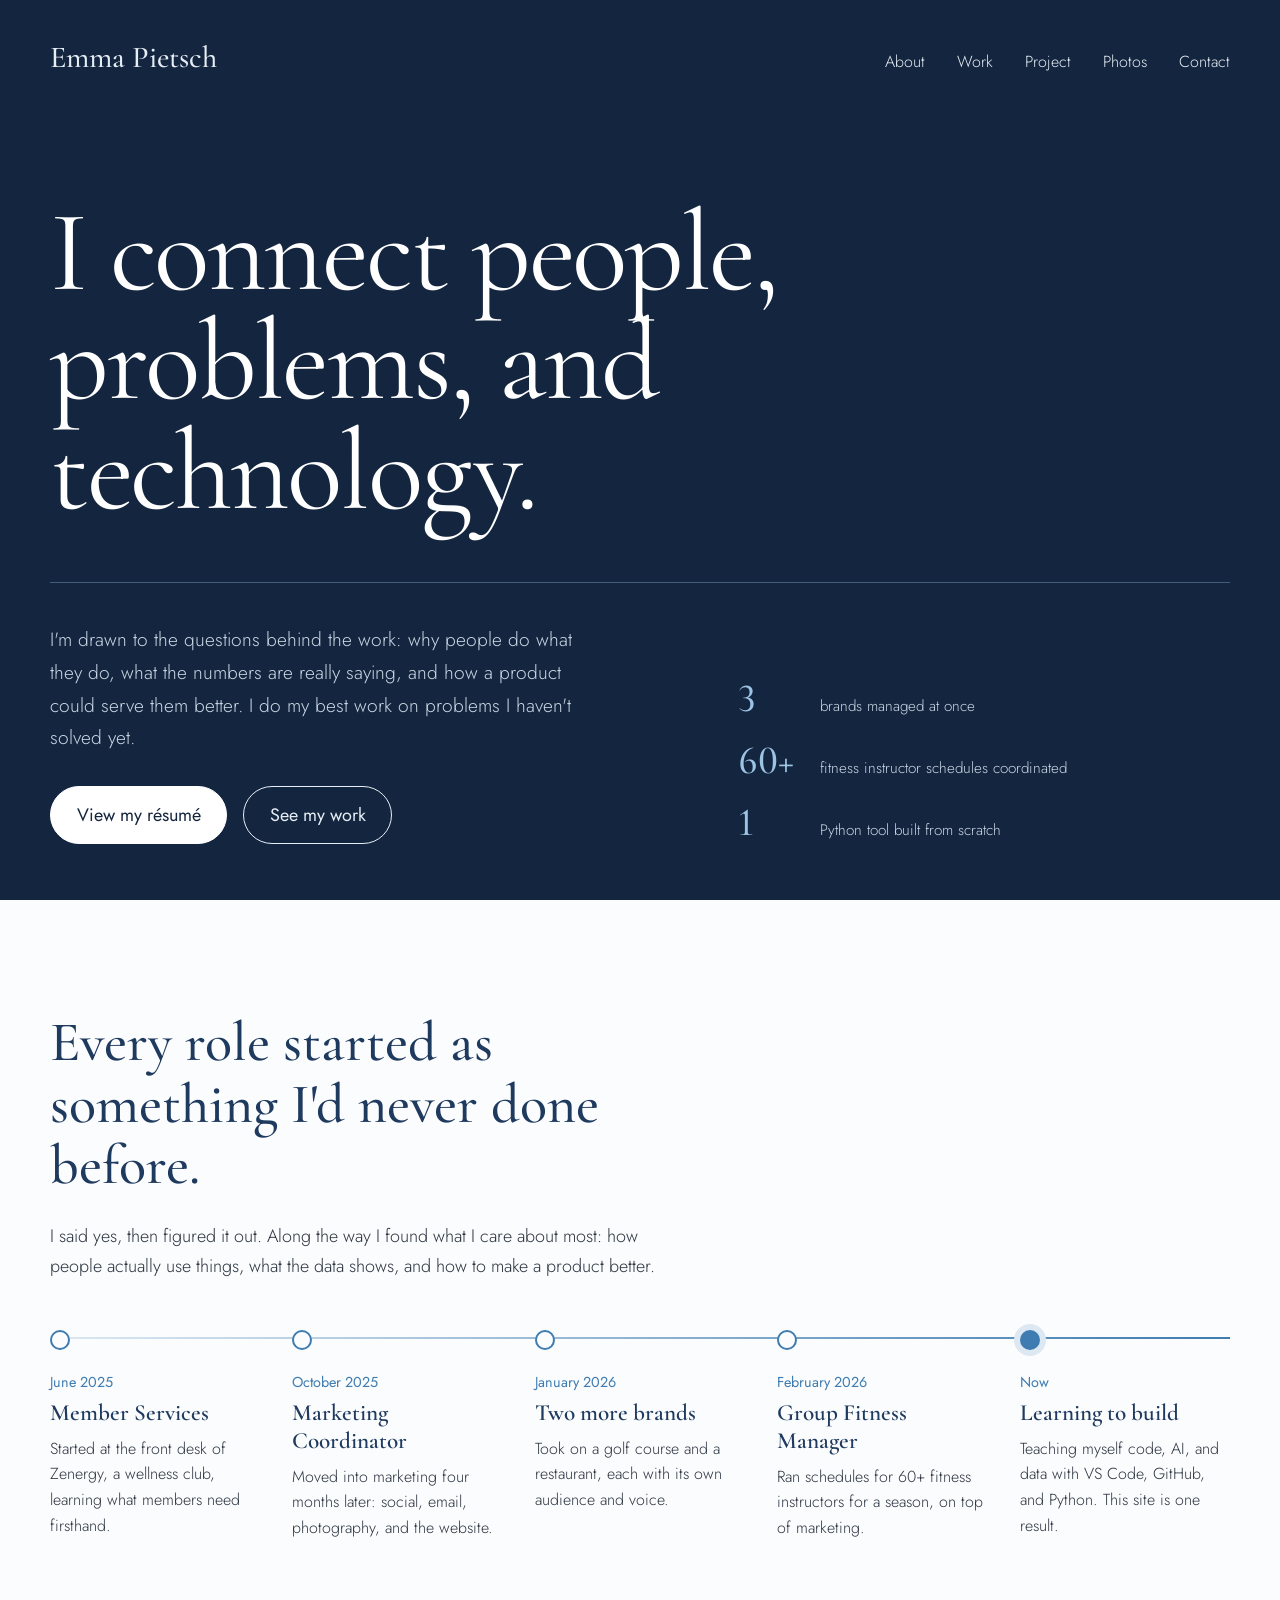
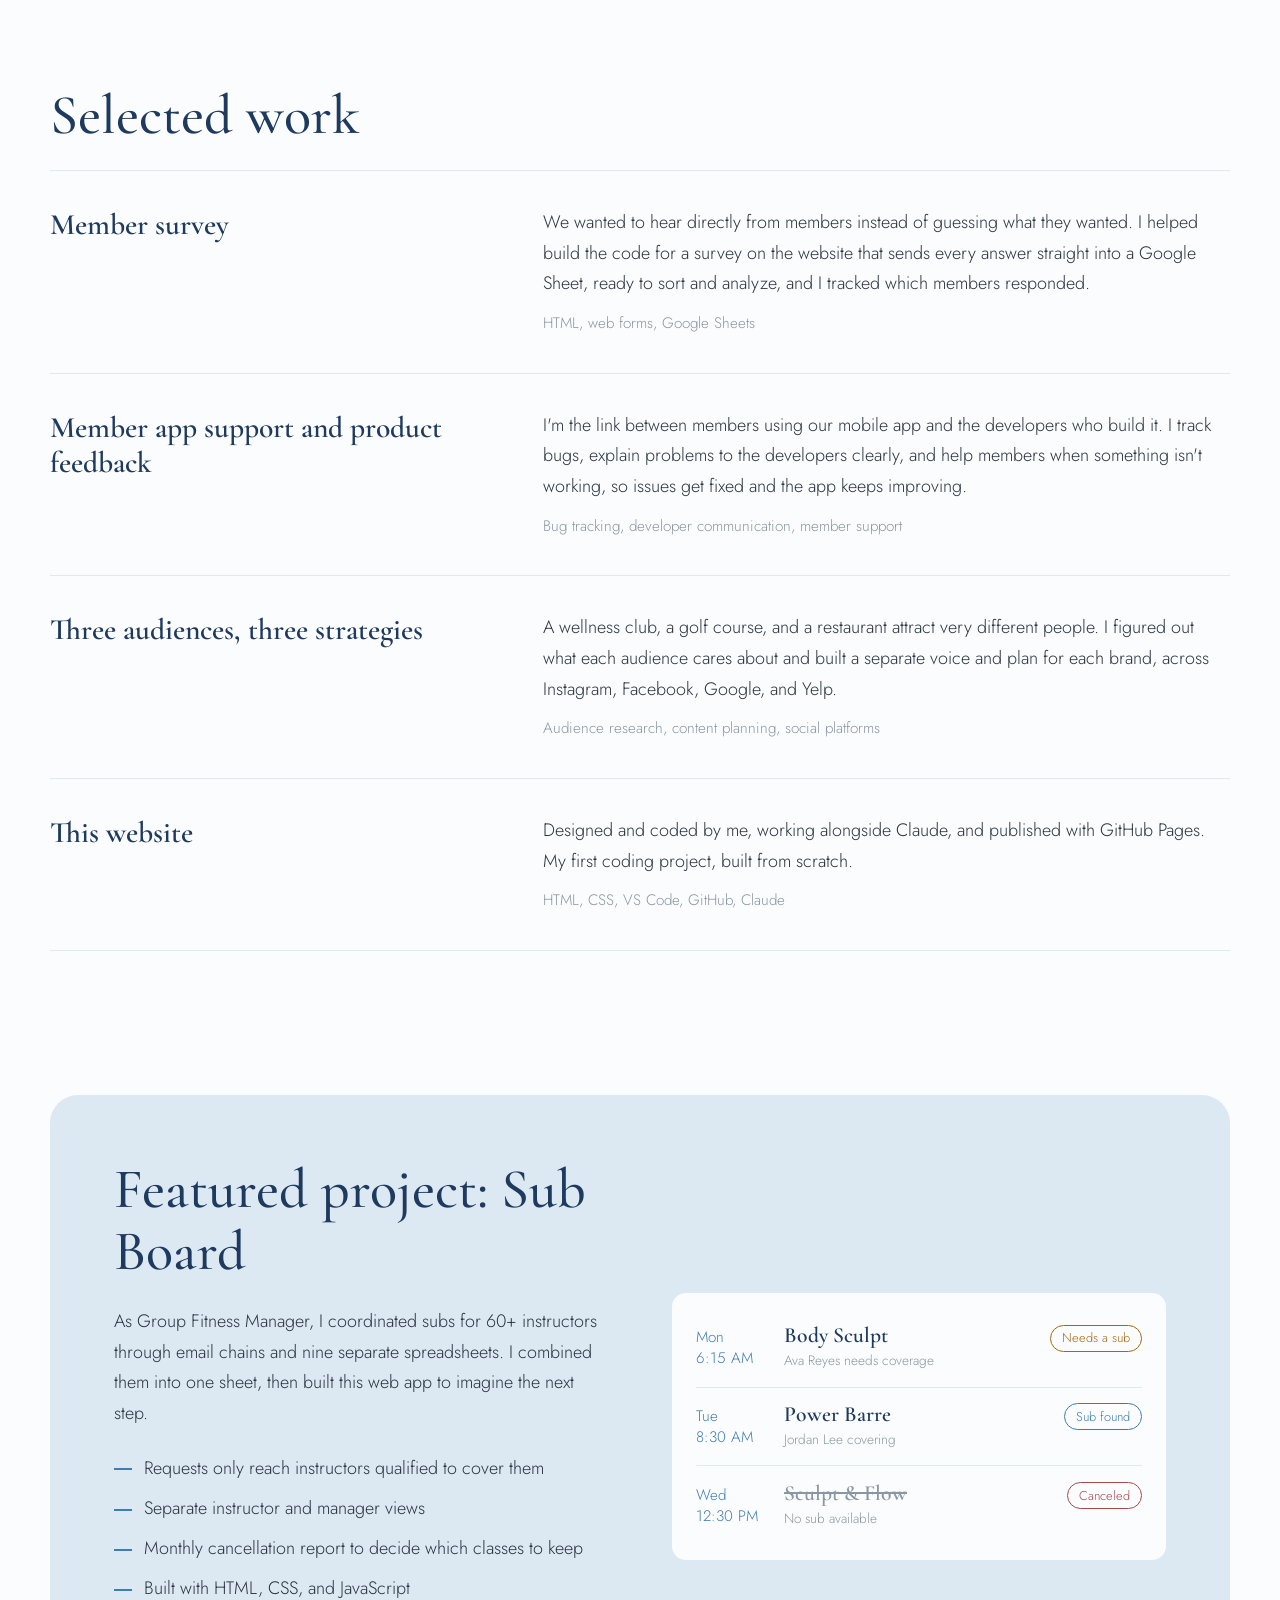
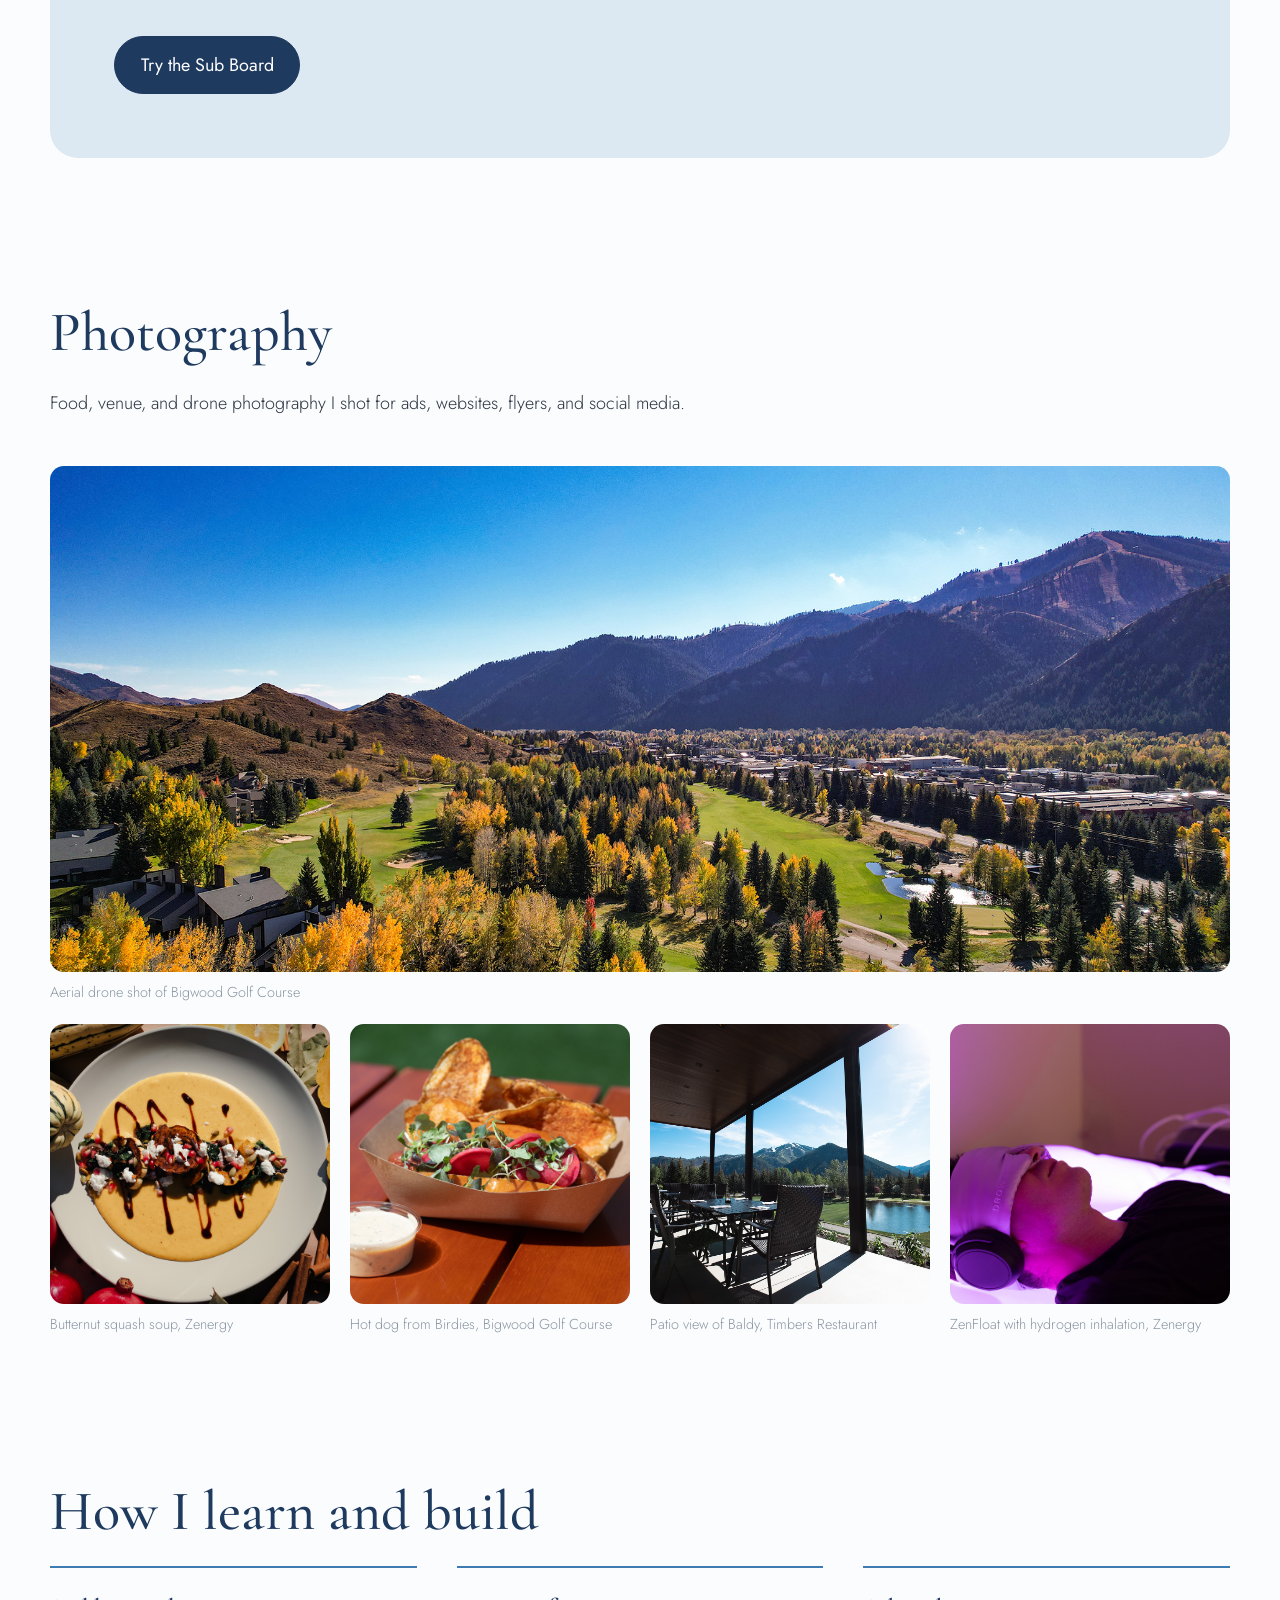
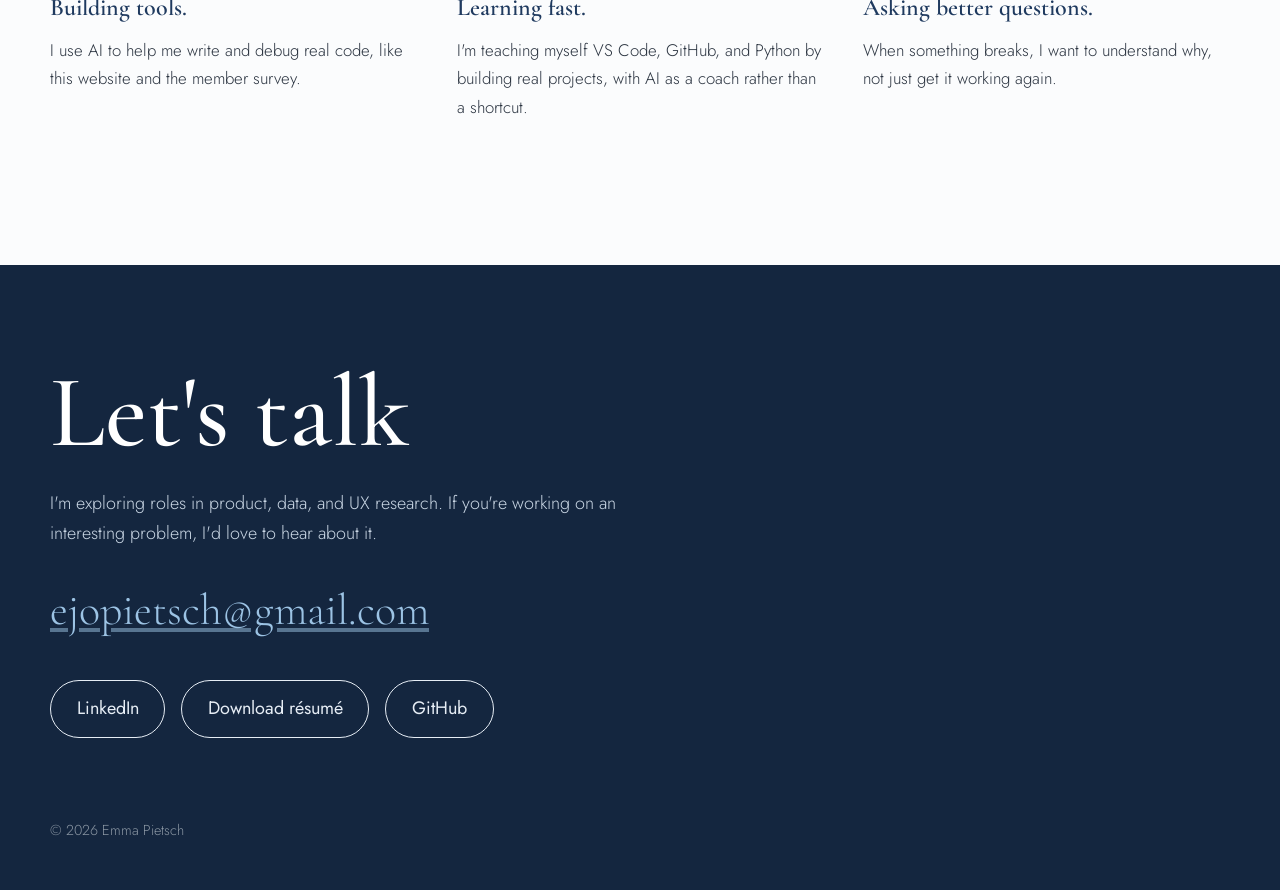
<file: index.html>
<!DOCTYPE html>
<html lang="en">
<head>
  <meta charset="UTF-8">
  <meta name="viewport" content="width=device-width, initial-scale=1">
  <title>Emma Pietsch | People, Problems & Technology</title>
  <link rel="preconnect" href="https://fonts.googleapis.com">
  <link rel="preconnect" href="https://fonts.gstatic.com" crossorigin>
  <link href="https://fonts.googleapis.com/css2?family=Cormorant+Garamond:ital,wght@0,400;0,500;0,600;1,400&family=Jost:wght@300;400;500&display=swap" rel="stylesheet">
  <link rel="stylesheet" href="style.css">
</head>
<body>

  <!-- The dark opening screen: navigation, headline, and quick facts -->
  <header class="hero">
    <nav>
      <a class="name" href="#">Emma Pietsch</a>
      <ul>
        <li><a href="#about">About</a></li>
        <li><a href="#work">Work</a></li>
        <li><a href="#project">Project</a></li>
        <li><a href="#photos">Photos</a></li>
        <li><a href="#contact">Contact</a></li>
      </ul>
    </nav>

    <div class="hero-text">
      <h1>I connect people, problems, and technology.</h1>
      <div class="hero-bottom">
        <div>
          <p>I'm drawn to the questions behind the work: why people do what they do, what the numbers are really saying, and how a product could serve them better. I do my best work on problems I haven't solved yet.</p>
          <div class="actions">
            <a class="btn primary" href="resume.pdf">View my résumé</a>
            <a class="btn" href="#work">See my work</a>
          </div>
        </div>
        <ul class="proof">
          <li><strong>3</strong> brands managed at once</li>
          <li><strong>60+</strong> fitness instructor schedules coordinated</li>
          <li><strong>1</strong> Python tool built from scratch</li>
        </ul>
      </div>
    </div>
  </header>

  <!-- About: a short intro, then a timeline of every role I said yes to -->
  <section class="about" id="about">
    <h2>Every role started as something I'd never done before.</h2>
    <p class="section-intro">I said yes, then figured it out. Along the way I found what I care about most: how people actually use things, what the data shows, and how to make a product better.</p>

    <ol class="timeline">
      <li>
        <span class="when">June 2025</span>
        <h3>Member Services</h3>
        <p>Started at the front desk of Zenergy, a wellness club, learning what members need firsthand.</p>
      </li>
      <li>
        <span class="when">October 2025</span>
        <h3>Marketing Coordinator</h3>
        <p>Moved into marketing four months later: social, email, photography, and the website.</p>
      </li>
      <li>
        <span class="when">January 2026</span>
        <h3>Two more brands</h3>
        <p>Took on a golf course and a restaurant, each with its own audience and voice.</p>
      </li>
      <li>
        <span class="when">February 2026</span>
        <h3>Group Fitness Manager</h3>
        <p>Ran schedules for 60+ fitness instructors for a season, on top of marketing.</p>
      </li>
      <li class="now">
        <span class="when">Now</span>
        <h3>Learning to build</h3>
        <p>Teaching myself code, AI, and data with VS Code, GitHub, and Python. This site is one result.</p>
      </li>
    </ol>
  </section>

  <section id="work">
    <h2>Selected work</h2>
    <div class="work-list">
      <article class="work-item">
        <h3>Member survey</h3>
        <div>
          <p>We wanted to hear directly from members instead of guessing what they wanted. I helped build the code for a survey on the website that sends every answer straight into a Google Sheet, ready to sort and analyze, and I tracked which members responded.</p>
          <!-- Add a real result if you have one, e.g. <p class="result">142 responses in two weeks</p> -->
          <p class="tools">HTML, web forms, Google Sheets</p>
        </div>
      </article>
      <article class="work-item">
        <h3>Member app support and product feedback</h3>
        <div>
          <p>I'm the link between members using our mobile app and the developers who build it. I track bugs, explain problems to the developers clearly, and help members when something isn't working, so issues get fixed and the app keeps improving.</p>
          <p class="tools">Bug tracking, developer communication, member support</p>
        </div>
      </article>
      <article class="work-item">
        <h3>Three audiences, three strategies</h3>
        <div>
          <p>A wellness club, a golf course, and a restaurant attract very different people. I figured out what each audience cares about and built a separate voice and plan for each brand, across Instagram, Facebook, Google, and Yelp.</p>
          <!-- Add a real result if you have one, e.g. <p class="result">Followers up 30% in 6 months</p> -->
          <p class="tools">Audience research, content planning, social platforms</p>
        </div>
      </article>
      <article class="work-item">
        <h3>This website</h3>
        <div>
          <p>Designed and coded by me, working alongside Claude, and published with GitHub Pages. My first coding project, built from scratch.</p>
          <p class="tools">HTML, CSS, VS Code, GitHub, Claude</p>
        </div>
      </article>
    </div>
  </section>
  
  <section id="project" class="project">
    <div class="feature">
      <div>
        <h2>Featured project: Sub Board</h2>
        <p>As Group Fitness Manager, I coordinated subs for 60+ instructors through email chains and nine separate spreadsheets. I combined them into one sheet, then built this web app to imagine the next step.</p>
        <ul class="steps">
          <li>Requests only reach instructors qualified to cover them</li>
          <li>Separate instructor and manager views</li>
          <li>Monthly cancellation report to decide which classes to keep</li>
          <li>Built with HTML, CSS, and JavaScript</li>
        </ul>
        <div class="actions">
          <a class="btn primary" href="sub-board">Try the Sub Board</a>
        </div>
      </div>
      <div class="board-preview" aria-hidden="true">
        <div class="preview-row">
          <span class="when">Mon<br>6:15 AM</span>
          <span><span class="cls">Body Sculpt</span><span class="who">Ava Reyes needs coverage</span></span>
          <span class="pill open">Needs a sub</span>
        </div>
        <div class="preview-row">
          <span class="when">Tue<br>8:30 AM</span>
          <span><span class="cls">Power Barre</span><span class="who">Jordan Lee covering</span></span>
          <span class="pill filled">Sub found</span>
        </div>
        <div class="preview-row canceled">
          <span class="when">Wed<br>12:30 PM</span>
          <span><span class="cls">Sculpt &amp; Flow</span><span class="who">No sub available</span></span>
          <span class="pill canceled">Canceled</span>
        </div>
      </div>
    </div>
  </section>

  <section id="photos">
    <h2>Photography</h2>
    <p class="section-intro">Food, venue, and drone photography I shot for ads, websites, flyers, and social media.</p>
        <div class="gallery">
      <figure class="wide">
        <img src="images/drone-1.jpg" alt="Aerial view of Bigwood Golf Course in fall, with mountains behind it" loading="lazy">
        <figcaption>Aerial drone shot of Bigwood Golf Course</figcaption>
      </figure>
      <figure>
        <img src="images/food-1.jpg" alt="Bowl of butternut squash soup with a drizzled sauce and toppings" loading="lazy">
        <figcaption>Butternut squash soup, Zenergy</figcaption>
      </figure>
      <figure>
        <img src="images/food-2.jpg" alt="Hot dog in a paper boat with chips and dipping sauce" loading="lazy">
        <figcaption>Hot dog from Birdies, Bigwood Golf Course</figcaption>
      </figure>
      <figure>
        <img src="images/venue-1.jpg" alt="Covered patio with tables looking out at Baldy mountain and a pond" loading="lazy">
        <figcaption>Patio view of Baldy, Timbers Restaurant</figcaption>
      </figure>
      <figure>
        <img src="images/venue-2.jpg" alt="Person relaxing in the ZenFloat under purple light, wearing headphones" loading="lazy">
        <figcaption>ZenFloat with hydrogen inhalation, Zenergy</figcaption>
      </figure>
    </div>
  </section>

  <section class="ai" id="ai">
    <h2>How I learn and build</h2>
    <ul class="ai-list">
    <li><strong>Building tools.</strong> I use AI to help me write and debug real code, like this website and the member survey.</li>      <li><strong>Learning fast.</strong> I'm teaching myself VS Code, GitHub, and Python by building real projects, with AI as a coach rather than a shortcut.</li>
      <li><strong>Asking better questions.</strong> When something breaks, I want to understand why, not just get it working again.</li>
    </ul>
  </section>

  <!-- Dark closing band that mirrors the opening screen -->
  <footer class="contact" id="contact">
    <div class="contact-inner">
      <h2>Let's talk</h2>
      <p>I'm exploring roles in product, data, and UX research. If you're working on an interesting problem, I'd love to hear about it.</p>
      <p><a class="email" href="mailto:ejopietsch@gmail.com">ejopietsch@gmail.com</a></p>
      <div class="actions">
        <a class="btn" href="https://www.linkedin.com/in/emma-pietsch-49a794238">LinkedIn</a>
        <a class="btn" href="resume.pdf">Download résumé</a>
        <a class="btn" href="https://github.com/justpietschy">GitHub</a>
      </div>
      <p class="copyright">© 2026 Emma Pietsch</p>
    </div>
  </footer>

</body>
</html>
</file>
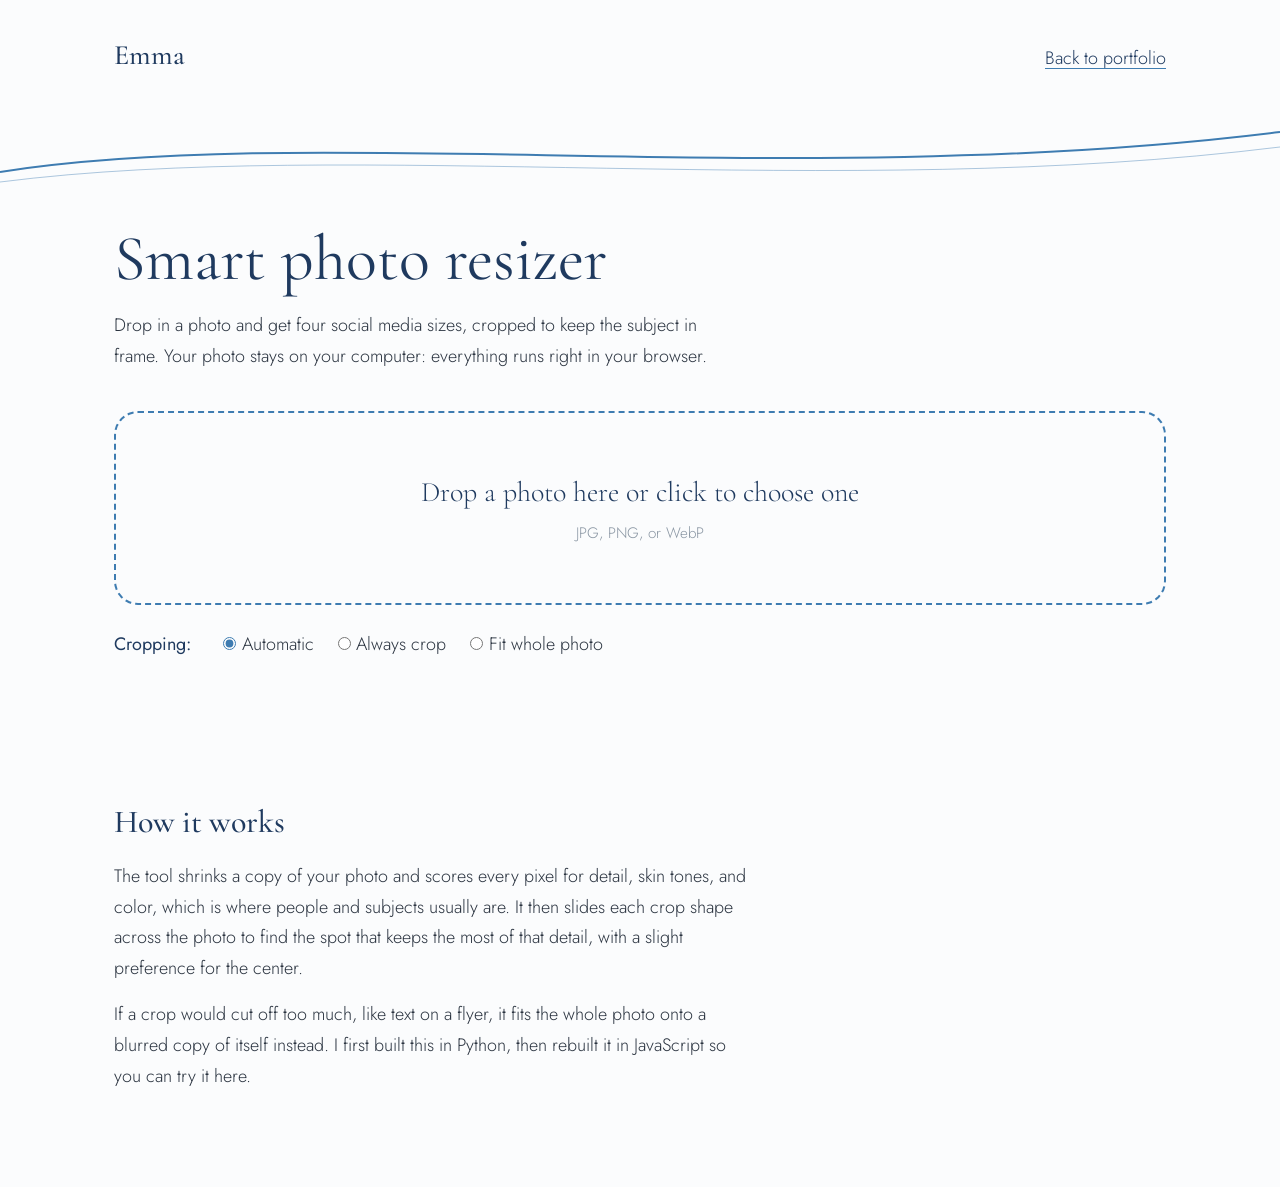
<file: photo-resizer.html>
<!DOCTYPE html>
<html lang="en">
<head>
  <meta charset="UTF-8">
  <meta name="viewport" content="width=device-width, initial-scale=1">
  <title>Smart photo resizer | Emma</title>
  <link rel="preconnect" href="https://fonts.googleapis.com">
  <link rel="preconnect" href="https://fonts.gstatic.com" crossorigin>
  <link href="https://fonts.googleapis.com/css2?family=Cormorant+Garamond:wght@400;500;600&family=Jost:wght@300;400;500&display=swap" rel="stylesheet">
  <style>
    :root {
      --paper: #FBFCFD;
      --navy: #1F3A5F;
      --ink: #2B3440;
      --swoop: #3E7CB1;
      --mist: #DCE8F2;
      --silver: #8A96A3;
      --serif: "Cormorant Garamond", Georgia, serif;
      --sans: "Jost", "Helvetica Neue", Arial, sans-serif;
    }
    * { box-sizing: border-box; margin: 0; padding: 0; }
    body { background: var(--paper); color: var(--ink); font-family: var(--sans); font-weight: 300; font-size: 1.125rem; line-height: 1.7; }
    a { color: var(--navy); text-decoration-color: var(--swoop); text-underline-offset: 4px; }
    a:focus-visible, button:focus-visible { outline: 2px solid var(--swoop); outline-offset: 4px; }

    nav { max-width: 1100px; margin: 0 auto; padding: 2rem 1.5rem; display: flex; justify-content: space-between; align-items: baseline; }
    .name { font-family: var(--serif); font-size: 1.75rem; font-weight: 500; text-decoration: none; }

    .top-swoop { display: block; width: 100%; height: 80px; }
    .top-swoop path { fill: none; stroke: var(--swoop); stroke-width: 2; }
    .top-swoop .soft { stroke-width: 1; opacity: 0.45; }

    main { max-width: 1100px; margin: 0 auto; padding: 2rem 1.5rem 5rem; }
    h1 { font-family: var(--serif); font-weight: 400; font-size: clamp(2.5rem, 6vw, 4rem); color: var(--navy); line-height: 1.1; }
    .intro { max-width: 38rem; margin: 1rem 0 2.5rem; }

    /* Drop zone */
    .drop {
      position: relative;
      display: block;
      border: 2px dashed var(--swoop);
      border-radius: 24px;
      padding: 3.5rem 1.5rem;
      text-align: center;
      cursor: pointer;
      transition: background 0.2s;
    }
    .drop:hover, .drop.over { background: var(--mist); }
    .drop:focus-within { outline: 2px solid var(--swoop); outline-offset: 4px; }
    .drop input { position: absolute; inset: 0; opacity: 0; cursor: pointer; }
    .drop-title { display: block; font-family: var(--serif); font-size: 1.75rem; color: var(--navy); }
    .drop-note { color: var(--silver); font-size: 0.95rem; }

    /* Crop mode choice */
    .mode { border: none; margin: 1.5rem 0 0; display: flex; flex-wrap: wrap; gap: 1.5rem; align-items: center; }
    .mode legend { float: left; margin-right: 0.5rem; font-weight: 400; color: var(--navy); }
    .mode label { cursor: pointer; }
    .mode input { accent-color: var(--swoop); margin-right: 0.35rem; }

    #status { margin-top: 1.5rem; min-height: 1.7em; color: var(--navy); }

    /* Results */
    .results { display: grid; grid-template-columns: repeat(auto-fit, minmax(220px, 1fr)); gap: 2rem; align-items: start; margin-top: 1rem; }
    .result { margin: 0; }
    .result canvas { width: 100%; height: auto; border-radius: 12px; background: var(--mist); display: block; }
    .result figcaption { margin-top: 0.75rem; }
    .result strong { display: block; color: var(--navy); font-weight: 500; }
    .result span { color: var(--silver); font-size: 0.9rem; }
    .result button {
      margin-top: 0.75rem;
      font: inherit;
      font-size: 0.95rem;
      font-weight: 400;
      color: var(--paper);
      background: var(--navy);
      border: none;
      border-radius: 999px;
      padding: 0.55rem 1.3rem;
      cursor: pointer;
    }
    .result button:hover { background: var(--swoop); }

    .how { margin-top: 4rem; max-width: 40rem; }
    .how h2 { font-family: var(--serif); font-weight: 500; font-size: 2rem; color: var(--navy); margin-bottom: 0.75rem; }
    .how p { margin-bottom: 1rem; }
  </style>
</head>
<body>

  <nav>
    <a class="name" href="index.html">Emma</a>
    <a href="index.html#project">Back to portfolio</a>
  </nav>

  <svg class="top-swoop" viewBox="0 0 1440 80" preserveAspectRatio="none" aria-hidden="true">
    <path d="M0 60 C 360 10, 900 80, 1440 20" />
    <path class="soft" d="M0 70 C 400 25, 940 90, 1440 35" />
  </svg>

  <main>
    <h1>Smart photo resizer</h1>
    <p class="intro">Drop in a photo and get four social media sizes, cropped to keep the subject in frame. Your photo stays on your computer: everything runs right in your browser.</p>

    <label class="drop" id="drop">
      <input type="file" id="file" accept="image/jpeg,image/png,image/webp">
      <span class="drop-title">Drop a photo here or click to choose one</span>
      <span class="drop-note">JPG, PNG, or WebP</span>
    </label>

    <fieldset class="mode">
      <legend>Cropping:</legend>
      <label><input type="radio" name="mode" value="auto" checked>Automatic</label>
      <label><input type="radio" name="mode" value="crop">Always crop</label>
      <label><input type="radio" name="mode" value="fit">Fit whole photo</label>
    </fieldset>

    <p id="status" role="status"></p>
    <div class="results" id="results"></div>

    <section class="how">
      <h2>How it works</h2>
      <p>The tool shrinks a copy of your photo and scores every pixel for detail, skin tones, and color, which is where people and subjects usually are. It then slides each crop shape across the photo to find the spot that keeps the most of that detail, with a slight preference for the center.</p>
      <p>If a crop would cut off too much, like text on a flyer, it fits the whole photo onto a blurred copy of itself instead. I first built this in Python, then rebuilt it in JavaScript so you can try it here.</p>
    </section>
  </main>

  <script>
    // The four sizes to make. Change or add sizes here.
    const SIZES = [
      { name: "Instagram square",   file: "instagram-square",   w: 1080, h: 1080 },
      { name: "Instagram portrait", file: "instagram-portrait", w: 1080, h: 1350 },
      { name: "Instagram story",    file: "instagram-story",    w: 1080, h: 1920 },
      { name: "Facebook link",      file: "facebook-link",      w: 1200, h: 630 }
    ];

    // If a crop keeps less than this share of the photo's detail, use "fit" instead.
    const MIN_DETAIL_KEPT = 0.55;

    const fileInput = document.getElementById("file");
    const drop = document.getElementById("drop");
    const results = document.getElementById("results");
    const statusText = document.getElementById("status");

    let currentImage = null;
    let currentName = "photo";
    let currentUrl = null;

    // ---------- Getting the photo in ----------
    fileInput.addEventListener("change", () => {
      if (fileInput.files[0]) loadFile(fileInput.files[0]);
    });

    ["dragenter", "dragover"].forEach(type =>
      drop.addEventListener(type, event => { event.preventDefault(); drop.classList.add("over"); })
    );
    ["dragleave", "drop"].forEach(type =>
      drop.addEventListener(type, event => { event.preventDefault(); drop.classList.remove("over"); })
    );
    drop.addEventListener("drop", event => {
      const file = event.dataTransfer.files[0];
      if (file) loadFile(file);
    });

    document.querySelectorAll('input[name="mode"]').forEach(radio =>
      radio.addEventListener("change", () => { if (currentImage) makeVersions(); })
    );

    function loadFile(file) {
      if (!file.type.startsWith("image/")) {
        statusText.textContent = "That file isn't a photo. Choose a JPG, PNG, or WebP.";
        return;
      }
      statusText.textContent = "Working on it…";
      if (currentUrl) URL.revokeObjectURL(currentUrl);
      currentUrl = URL.createObjectURL(file);

      const img = new Image();
      img.onload = () => {
        currentImage = img;
        currentName = file.name.replace(/\.[^.]+$/, "");
        makeVersions();
      };
      img.onerror = () => {
        statusText.textContent = "This photo couldn't be opened. iPhone HEIC photos need to be exported as JPG first.";
      };
      img.src = currentUrl;
    }

    // ---------- Finding the interesting parts ----------
    // Shrinks the photo and gives every pixel a score: higher means more likely to be the subject.
    function interestMap(img) {
      const scale = 160 / Math.max(img.naturalWidth, img.naturalHeight);
      const w = Math.max(1, Math.round(img.naturalWidth * scale));
      const h = Math.max(1, Math.round(img.naturalHeight * scale));

      const canvas = document.createElement("canvas");
      canvas.width = w;
      canvas.height = h;
      const ctx = canvas.getContext("2d", { willReadFrequently: true });
      ctx.drawImage(img, 0, 0, w, h);
      const pixels = ctx.getImageData(0, 0, w, h).data;

      // Brightness of each pixel, used to find edges and detail
      const light = new Float32Array(w * h);
      for (let i = 0; i < w * h; i++) {
        light[i] = 0.299 * pixels[i * 4] + 0.587 * pixels[i * 4 + 1] + 0.114 * pixels[i * 4 + 2];
      }

      const score = new Float32Array(w * h);
      for (let y = 0; y < h; y++) {
        for (let x = 0; x < w; x++) {
          const i = y * w + x;
          const r = pixels[i * 4], g = pixels[i * 4 + 1], b = pixels[i * 4 + 2];

          // Detail: how different this pixel is from its neighbors
          const left = light[y * w + Math.max(x - 1, 0)];
          const right = light[y * w + Math.min(x + 1, w - 1)];
          const up = light[Math.max(y - 1, 0) * w + x];
          const down = light[Math.min(y + 1, h - 1) * w + x];
          const detail = Math.abs(4 * light[i] - left - right - up - down) / 128;

          // Skin tones: a simple color rule that catches most skin
          const max = Math.max(r, g, b), min = Math.min(r, g, b);
          const isSkin = r > 95 && g > 40 && b > 20 && r > g && r > b && (r - min) > 15 && Math.abs(r - g) > 15;

          // Color: saturated areas tend to be the subject, not the background
          const saturation = max === 0 ? 0 : (max - min) / max;

          score[i] = detail + (isSkin ? 1.5 : 0) + saturation * 0.3;
        }
      }
      return { w, h, score };
    }

    // ---------- Choosing the best crop ----------
    function bestCrop(map, ratio) {
      const { w, h, score } = map;

      // A running total so any rectangle's score can be added up instantly
      const totals = new Float64Array((w + 1) * (h + 1));
      for (let y = 0; y < h; y++) {
        let rowSum = 0;
        for (let x = 0; x < w; x++) {
          rowSum += score[y * w + x];
          totals[(y + 1) * (w + 1) + (x + 1)] = totals[y * (w + 1) + (x + 1)] + rowSum;
        }
      }
      const everything = totals[h * (w + 1) + w] || 1;

      // The biggest crop of this shape that fits inside the photo
      let cw, ch;
      if (w / h > ratio) { ch = h; cw = Math.max(1, Math.round(h * ratio)); }
      else { cw = w; ch = Math.max(1, Math.round(w / ratio)); }

      let best = { value: -1, x: 0, y: 0, kept: 0 };
      for (let y = 0; y <= h - ch; y++) {
        for (let x = 0; x <= w - cw; x++) {
          const kept = totals[(y + ch) * (w + 1) + (x + cw)] - totals[y * (w + 1) + (x + cw)]
                     - totals[(y + ch) * (w + 1) + x] + totals[y * (w + 1) + x];
          // Slight preference for crops near the center
          const dx = (x + cw / 2 - w / 2) / w;
          const dy = (y + ch / 2 - h / 2) / h;
          const value = kept * (1 - 0.6 * Math.sqrt(dx * dx + dy * dy));
          if (value > best.value) best = { value, x, y, kept };
        }
      }

      return {
        x: best.x / w, y: best.y / h, w: cw / w, h: ch / h,
        share: best.kept / everything
      };
    }

    // ---------- Drawing each version ----------
    function drawCrop(ctx, img, crop, W, H) {
      const iw = img.naturalWidth, ih = img.naturalHeight;
      ctx.drawImage(img, crop.x * iw, crop.y * ih, crop.w * iw, crop.h * ih, 0, 0, W, H);
    }

    function drawFit(ctx, img, W, H) {
      const iw = img.naturalWidth, ih = img.naturalHeight;
      // Blurred background that fills the whole frame
      const cover = Math.max(W / iw, H / ih) * 1.15;
      ctx.filter = "blur(40px) brightness(0.92)";
      ctx.drawImage(img, (W - iw * cover) / 2, (H - ih * cover) / 2, iw * cover, ih * cover);
      ctx.filter = "none";
      // The whole photo on top, with a little breathing room
      const fit = Math.min(W / iw, H / ih) * 0.92;
      ctx.drawImage(img, (W - iw * fit) / 2, (H - ih * fit) / 2, iw * fit, ih * fit);
    }

    function makeVersions() {
      const mode = document.querySelector('input[name="mode"]:checked').value;
      const map = interestMap(currentImage);
      results.innerHTML = "";

      SIZES.forEach(size => {
        const crop = bestCrop(map, size.w / size.h);
        let method = mode;
        if (mode === "auto") method = crop.share >= MIN_DETAIL_KEPT ? "crop" : "fit";

        const canvas = document.createElement("canvas");
        canvas.width = size.w;
        canvas.height = size.h;
        canvas.setAttribute("role", "img");
        canvas.setAttribute("aria-label", size.name + " version of your photo");
        const ctx = canvas.getContext("2d");
        ctx.imageSmoothingQuality = "high";

        if (method === "crop") drawCrop(ctx, currentImage, crop, size.w, size.h);
        else drawFit(ctx, currentImage, size.w, size.h);

        const card = document.createElement("figure");
        card.className = "result";

        const caption = document.createElement("figcaption");
        caption.innerHTML = "<strong>" + size.name + "</strong><span>" + size.w + " × " + size.h + ", " +
          (method === "crop" ? "smart crop" : "fit on blurred background") + "</span>";

        const button = document.createElement("button");
        button.type = "button";
        button.textContent = "Download";
        button.addEventListener("click", () => {
          canvas.toBlob(blob => {
            const link = document.createElement("a");
            link.href = URL.createObjectURL(blob);
            link.download = currentName + "-" + size.file + ".jpg";
            link.click();
            setTimeout(() => URL.revokeObjectURL(link.href), 1000);
          }, "image/jpeg", 0.85);
        });

        caption.appendChild(button);
        card.appendChild(canvas);
        card.appendChild(caption);
        results.appendChild(card);
      });

      statusText.textContent = "Done. Here are your four versions.";
    }
  </script>
</body>
</html>
</file>
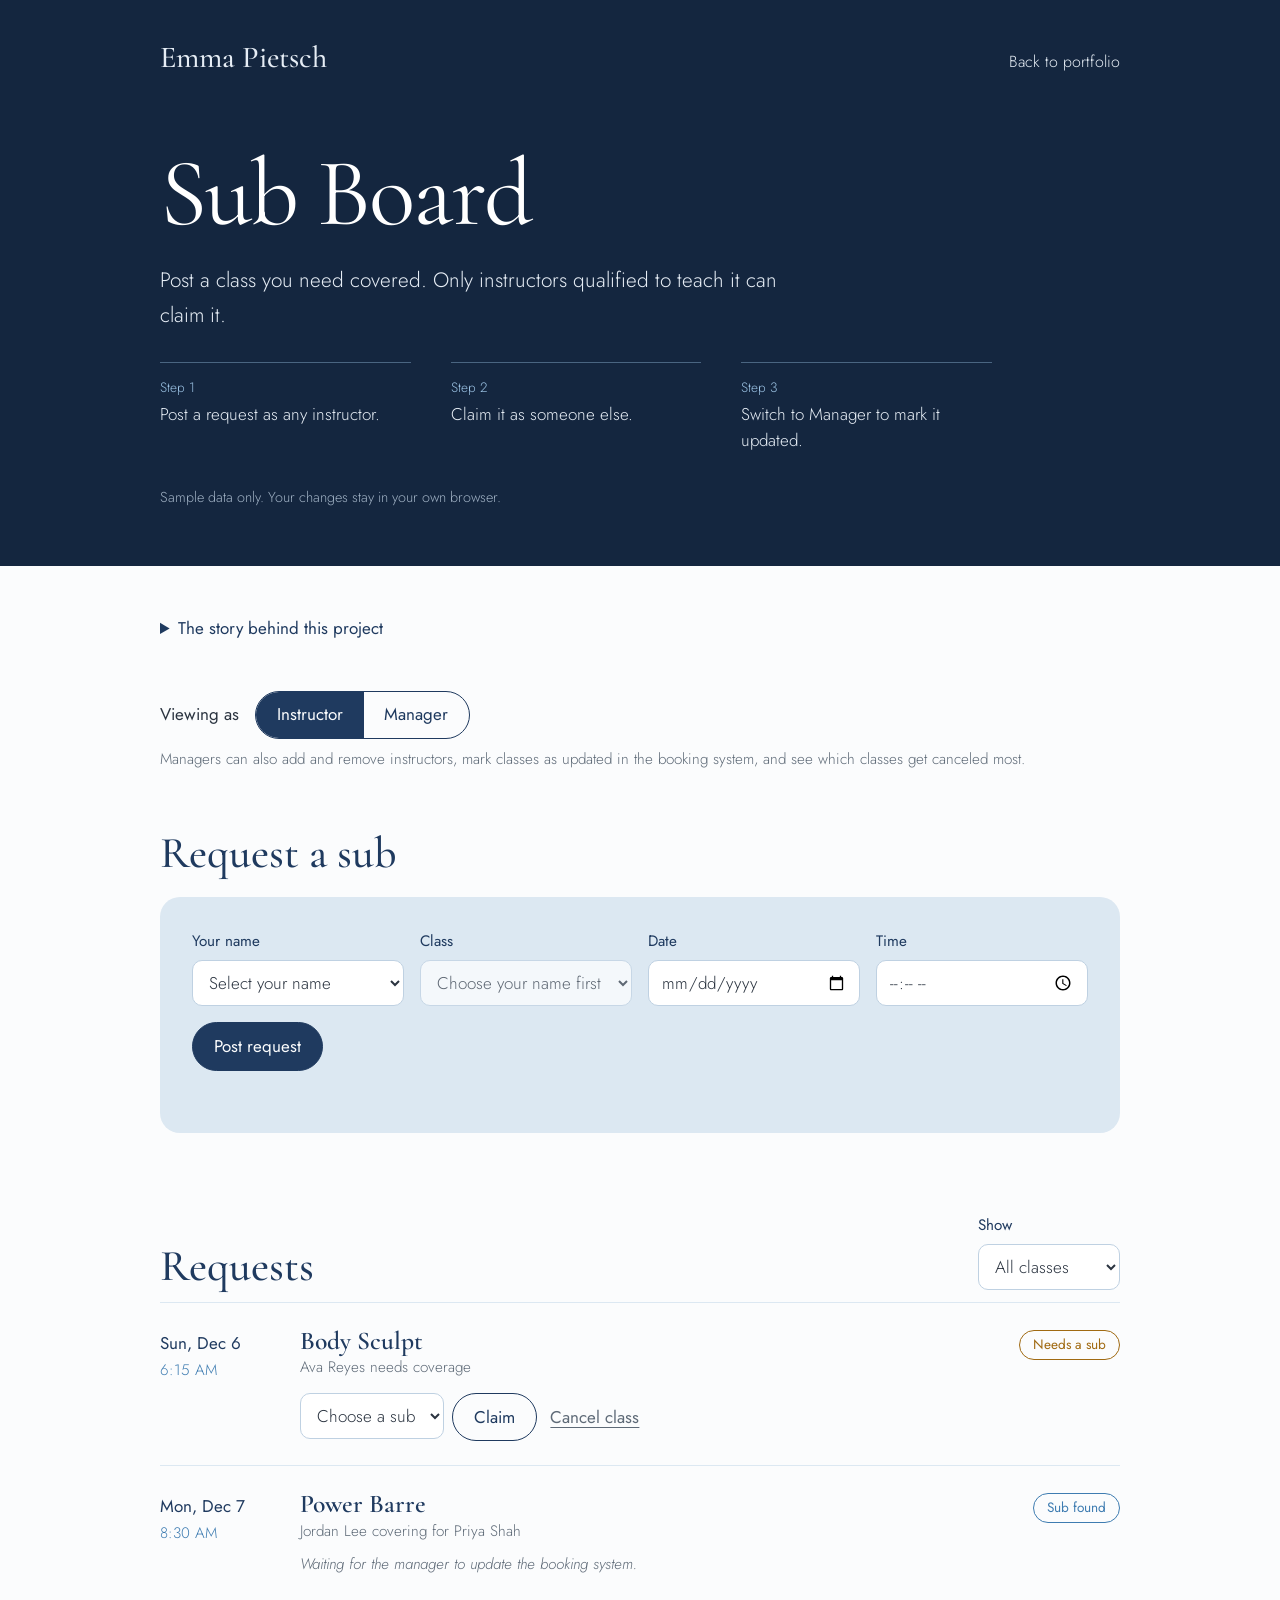
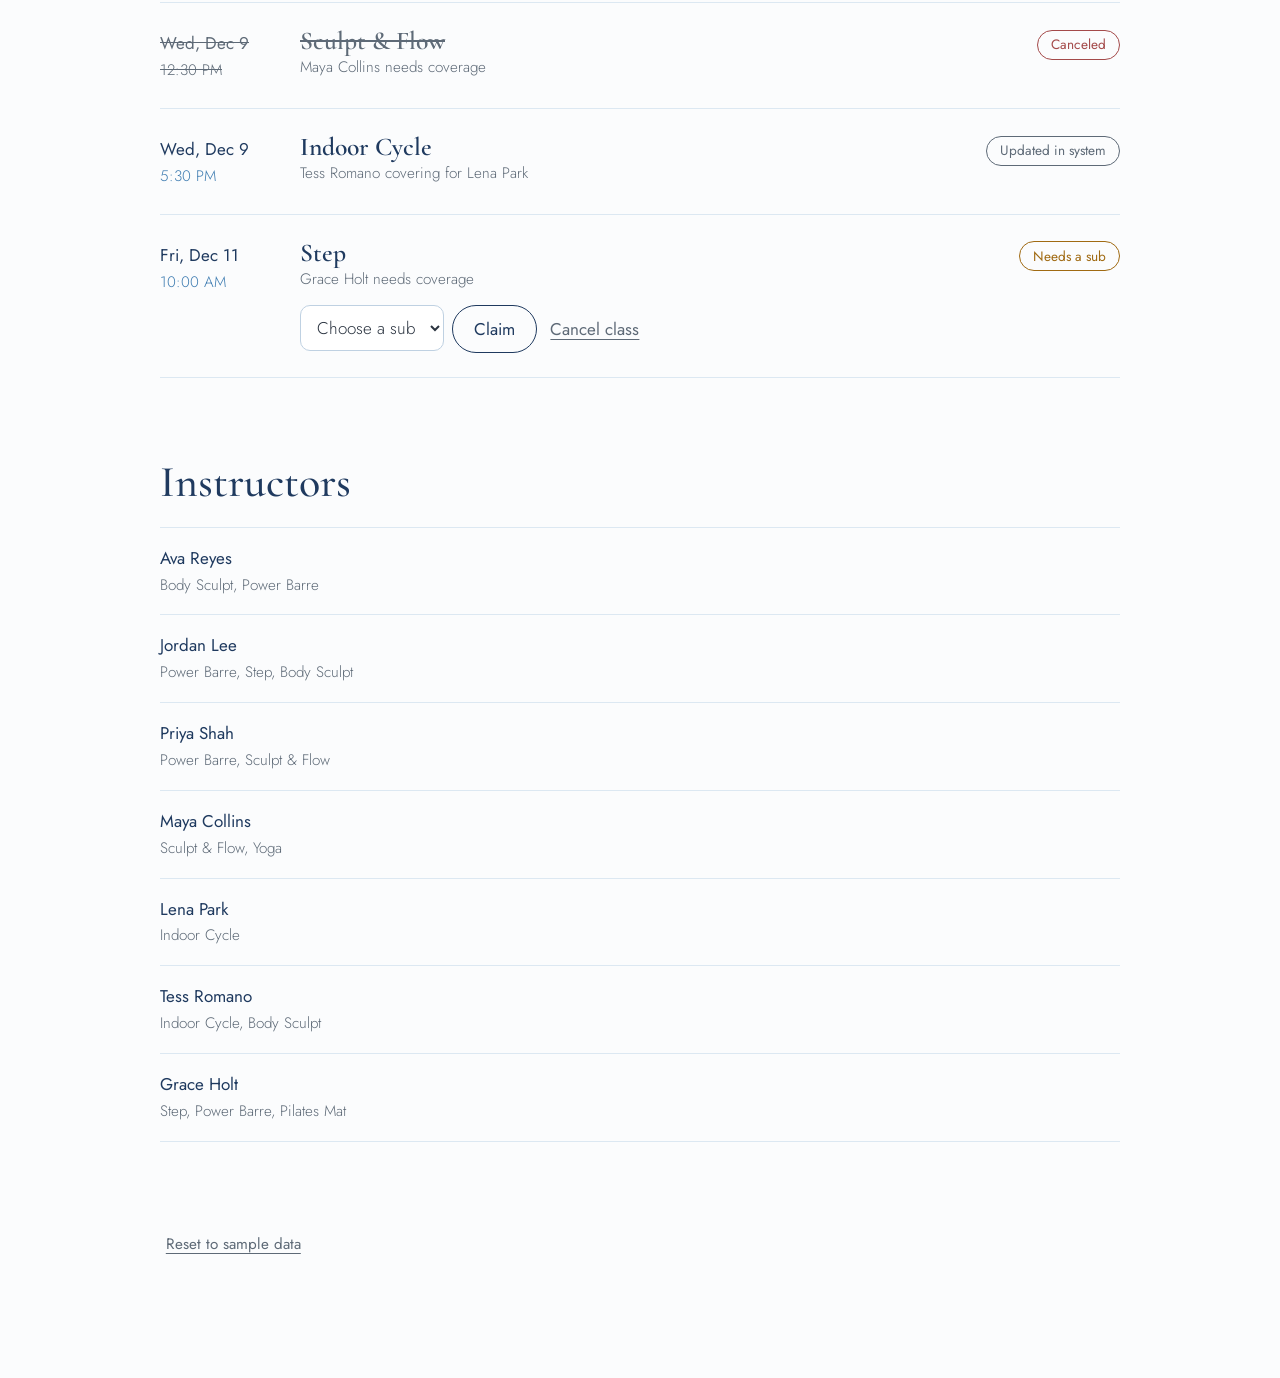
<file: sub-board.html>
<!DOCTYPE html>
<html lang="en">
<head>
  <meta charset="UTF-8">
  <meta name="viewport" content="width=device-width, initial-scale=1">
  <title>Sub Board | Emma Pietsch</title>

  <!-- Fonts: an elegant serif for headings, a clean sans-serif for details -->
  <link rel="preconnect" href="https://fonts.googleapis.com">
  <link rel="preconnect" href="https://fonts.gstatic.com" crossorigin>
  <link href="https://fonts.googleapis.com/css2?family=Cormorant+Garamond:ital,wght@0,400;0,500;0,600;1,400&family=Jost:wght@300;400;500&display=swap" rel="stylesheet">

  <style>
    /* ---------- Colors and fonts, matching emmapietsch.com ---------- */
    :root {
      --paper: #FBFCFD;   /* bottle white, main background */
      --navy: #1F3A5F;    /* headings, main buttons */
      --deep: #14263F;    /* dark navy for the top band */
      --ink: #2B3440;     /* body text */
      --blue: #3E7CB1;    /* accent blue */
      --sky: #9CC3E4;     /* light blue on dark navy */
      --mist: #DCE8F2;    /* pale blue panels and dividers */
      --muted: #5E6A77;   /* secondary text */
      --amber: #A06A12;   /* needs a sub */
      --rose: #A44A4A;    /* canceled, warnings */

      --serif: "Cormorant Garamond", Georgia, "Times New Roman", serif;
      --sans: "Jost", "Helvetica Neue", Arial, sans-serif;
      --width: 960px;
    }

    * { box-sizing: border-box; }

    body {
      margin: 0;
      background: var(--paper);
      color: var(--ink);
      font-family: var(--sans);
      font-weight: 300;
      font-size: 1.0625rem;
      line-height: 1.7;
    }

    a { color: var(--navy); text-decoration-color: var(--blue); text-underline-offset: 4px; }
    a:hover { color: var(--blue); }

    /* ---------- Top band (dark navy, like the portfolio's opening) ---------- */
    .band {
      background: var(--deep);
      color: #C9D6E4;
      padding: 0 1.5rem 3.5rem;
    }

    .band a { color: #E6EDF5; }
    .band a:hover { color: var(--sky); }
    .band a:focus-visible { outline-color: var(--sky); }

    .band nav, .band-text {
      max-width: var(--width);
      margin: 0 auto;
    }

    .band nav {
      display: flex;
      justify-content: space-between;
      align-items: baseline;
      gap: 1rem;
      padding: 2rem 0 4rem;
    }

    .name {
      font-family: var(--serif);
      font-size: 1.9rem;
      font-weight: 500;
      text-decoration: none;
    }

    .band nav a:not(.name) { font-size: 1rem; text-decoration: none; }

    h1 {
      font-family: var(--serif);
      font-weight: 400;
      font-size: clamp(3.25rem, 8vw, 6rem);
      line-height: 0.95;
      letter-spacing: -0.02em;
      color: #FFFFFF;
      margin: 0 0 1.5rem;
    }

    .intro {
      max-width: 40rem;
      font-size: 1.3rem;
      color: #E6EDF5;
      margin: 0 0 1.75rem;
    }

    /* "Try it" steps: three short columns with a thin line above each,
       the same style as "How I learn and build" on the homepage */
    .try-steps {
      list-style: none;
      counter-reset: step;
      display: grid;
      grid-template-columns: repeat(3, 1fr);
      gap: 1.5rem 2.5rem;
      max-width: 52rem;
      padding: 0;
      margin: 0 0 2rem;
    }

    .try-steps li {
      counter-increment: step;
      border-top: 1px solid rgba(156, 195, 228, 0.4);
      padding-top: 0.9rem;
      color: #E6EDF5;
      line-height: 1.5;
    }

    .try-steps li::before {
      content: "Step " counter(step);
      display: block;
      font-size: 0.85rem;
      color: var(--sky);
      margin-bottom: 0.3rem;
    }

    @media (max-width: 600px) {
      .try-steps { grid-template-columns: 1fr; }
    }

    .fine-print {
      font-size: 0.9rem;
      color: #9FB0C3;
      margin: 0;
    }

    /* ---------- Page layout ---------- */
    main {
      max-width: calc(var(--width) + 3rem);
      margin: 0 auto;
      padding: 3rem 1.5rem 6rem;
    }

    h2, .class-name {
      font-family: var(--serif);
      color: var(--navy);
      line-height: 1.1;
    }

    h2 { font-size: clamp(2rem, 4vw, 2.75rem); font-weight: 500; margin: 0 0 1.25rem; }

    section { margin-bottom: 5rem; }

    /* ---------- The story behind the project ---------- */
    .story {
      max-width: 40rem;
      margin-bottom: 3rem;
    }

    .story summary {
      cursor: pointer;
      color: var(--navy);
      font-weight: 400;
    }

    .story p { margin: 1rem 0 0; }

    /* ---------- Instructor / Manager switch ---------- */
    .view-switch {
      display: flex;
      align-items: center;
      flex-wrap: wrap;
      gap: 0.5rem 1rem;
      margin-bottom: 0.5rem;
    }

    .view-switch .label { font-weight: 400; }

    .view-switch .options {
      display: inline-flex;
      border: 1.5px solid var(--navy);
      border-radius: 999px;
      overflow: hidden;
    }

    .view-switch button {
      border: none;
      border-radius: 0;
    }

    .view-switch button[aria-pressed="true"] {
      background: var(--navy);
      color: var(--paper);
    }

    .hint {
      color: var(--muted);
      font-size: 0.95rem;
      margin: 0 0 3.5rem;
    }

    /* ---------- Forms ---------- */
    .panel {
      background: var(--mist);
      border-radius: 20px;
      padding: 2rem;
    }

    .form-grid {
      display: grid;
      grid-template-columns: repeat(auto-fit, minmax(170px, 1fr));
      gap: 1rem;
      align-items: end;
    }

    label {
      display: block;
      font-size: 0.95rem;
      font-weight: 400;
      color: var(--navy);
      margin-bottom: 0.3rem;
    }

    input, select, button {
      font: inherit;
      color: var(--ink);
    }

    input[type="text"], input[type="date"], input[type="time"], select {
      width: 100%;
      padding: 0.55rem 0.75rem;
      border: 1px solid #BFD1E2;
      border-radius: 10px;
      background: #FFFFFF;
      height: 2.9rem; /* same height for every field so the labels line up */
    }

    fieldset {
      border: none;
      padding: 0;
      margin: 1.25rem 0;
    }

    legend {
      font-size: 0.95rem;
      color: var(--navy);
      margin-bottom: 0.5rem;
    }

    .checkboxes {
      display: flex;
      flex-wrap: wrap;
      gap: 0.5rem 1.5rem;
    }

    .checkboxes label {
      display: flex;
      align-items: center;
      gap: 0.4rem;
      color: var(--ink);
      font-weight: 300;
      margin: 0;
    }

    input[type="checkbox"] { accent-color: var(--navy); }

    /* ---------- Buttons (pill shaped, like the portfolio) ---------- */
    button {
      cursor: pointer;
      border-radius: 999px;
      padding: 0.55rem 1.3rem;
      border: 1.5px solid var(--navy);
      background: transparent;
      color: var(--navy);
      font-weight: 400;
    }

    button:hover { color: var(--blue); border-color: var(--blue); }

    button.primary {
      background: var(--navy);
      color: var(--paper);
    }

    button.primary:hover { background: var(--blue); color: var(--paper); }

    button.quiet {
      border-color: transparent;
      color: var(--muted);
      text-decoration: underline;
      text-underline-offset: 4px;
      padding: 0.55rem 0.3rem;
    }

    button.quiet:hover { color: var(--blue); border-color: transparent; }

    .visually-hidden {
      position: absolute;
      width: 1px;
      height: 1px;
      overflow: hidden;
      clip: rect(0 0 0 0);
      white-space: nowrap;
    }

    :focus-visible {
      outline: 2px solid var(--blue);
      outline-offset: 3px;
    }

    .form-message {
      color: var(--rose);
      font-size: 0.95rem;
      margin: 0.75rem 0 0;
      min-height: 1.2em;
    }

    /* ---------- The board ---------- */
    .board-header {
      display: flex;
      justify-content: space-between;
      align-items: end;
      gap: 1rem;
      flex-wrap: wrap;
      margin-bottom: 0.75rem;
    }

    .board-header h2 { margin: 0; }
    .board-header select { width: auto; }

    .request {
      display: grid;
      grid-template-columns: 120px 1fr auto;
      gap: 1.25rem;
      align-items: baseline;
      padding: 1.5rem 0;
      border-top: 1px solid var(--mist);
    }

    .request:last-child { border-bottom: 1px solid var(--mist); }

    .date { font-weight: 400; color: var(--navy); }
    .time { color: var(--blue); font-size: 0.95rem; }
    .people, .note { color: var(--muted); font-size: 0.95rem; }

    .class-name { font-size: 1.6rem; font-weight: 600; margin: 0; }
    .people { margin: 0; }
    .note { margin: 0.5rem 0 0; font-style: italic; }

    .actions {
      display: flex;
      flex-wrap: wrap;
      gap: 0.5rem;
      margin-top: 0.75rem;
    }

    .actions select { width: auto; }

    .status {
      font-size: 0.85rem;
      font-weight: 400;
      padding: 0.15rem 0.8rem;
      border: 1.5px solid currentColor;
      border-radius: 999px;
      white-space: nowrap;
    }

    .status-open     { color: var(--amber); }
    .status-filled   { color: var(--blue); }
    .status-updated  { color: var(--muted); }
    .status-canceled { color: var(--rose); }

    /* Canceled classes get crossed out, like in the original sheet */
    .canceled .class-name,
    .canceled .date,
    .canceled .time {
      text-decoration: line-through;
      color: var(--muted);
    }

    .empty {
      color: var(--muted);
      padding: 1.5rem 0;
      border-top: 1px solid var(--mist);
      border-bottom: 1px solid var(--mist);
      margin: 0;
    }

    /* ---------- Instructor list ---------- */
    .roster {
      list-style: none;
      padding: 0;
      margin: 0 0 2rem;
    }

    .roster li {
      display: flex;
      justify-content: space-between;
      align-items: baseline;
      gap: 1rem;
      padding: 1rem 0;
      border-top: 1px solid var(--mist);
    }

    .roster li:last-child { border-bottom: 1px solid var(--mist); }
    .roster strong { font-weight: 400; color: var(--navy); }
    .roster .classes { color: var(--muted); font-size: 0.95rem; }
    .roster li.editing { align-items: start; }
    .roster .checkboxes { margin-top: 0.6rem; }
    .roster .form-message { margin-top: 0.5rem; }

    .row-buttons {
      display: flex;
      flex-wrap: wrap;
      gap: 0.5rem;
      flex-shrink: 0;
    }

    .reset { color: var(--muted); font-size: 0.95rem; }

    /* ---------- Cancellation report (manager only) ---------- */
    .report-intro {
      color: var(--muted);
      max-width: 40rem;
      margin: 0 0 1.5rem;
    }

    .table-wrap { overflow-x: auto; }

    table {
      width: 100%;
      border-collapse: collapse;
      font-size: 0.95rem;
    }

    th, td {
      padding: 0.7rem 0.75rem;
      border-bottom: 1px solid var(--mist);
      text-align: left;
      vertical-align: top;
    }

    th { font-weight: 400; color: var(--navy); white-space: nowrap; }

    th.count, td.count {
      text-align: center;
      padding-left: 0.4rem;
      padding-right: 0.4rem;
      min-width: 2.4em;
    }

    th .year {
      display: block;
      font-size: 0.8rem;
      color: var(--muted);
    }

    /* Keep the class names in view while scrolling through the months */
    th:first-child, td:first-child {
      position: sticky;
      left: 0;
      background: var(--paper);
      min-width: 160px;
    }

    td.zero { color: #C3CFDB; }
    td .slot { color: var(--muted); font-size: 0.9rem; }

    td.high {
      color: var(--rose);
      font-weight: 500;
    }

    .flag {
      color: var(--rose);
      white-space: nowrap;
    }

    /* ---------- Confirmation message that pops up at the bottom ---------- */
    .toast {
      position: fixed;
      left: 50%;
      bottom: 24px;
      transform: translate(-50%, 16px);
      background: var(--deep);
      color: #FFFFFF;
      padding: 0.6rem 1.4rem;
      border-radius: 999px;
      opacity: 0;
      pointer-events: none;
      transition: opacity 0.2s, transform 0.2s;
      max-width: calc(100% - 48px);
      text-align: center;
      margin: 0;
    }

    .toast.show {
      opacity: 1;
      transform: translate(-50%, 0);
    }

    @media (prefers-reduced-motion: reduce) {
      .toast { transition: none; }
    }

    /* ---------- Phones: stack everything ---------- */
    @media (max-width: 600px) {
      .band nav { padding-bottom: 2.5rem; }
      .panel { padding: 1.5rem; }
      .request { grid-template-columns: 1fr; gap: 0.25rem; }
      .status { justify-self: start; margin-top: 0.4rem; }
      .roster li { flex-direction: column; gap: 0.25rem; }
    }
  </style>
</head>
<body>
  <header class="band">
    <nav>
      <a class="name" href="/">Emma Pietsch</a>
      <a href="/">Back to portfolio</a>
    </nav>
    <div class="band-text">
      <h1>Sub Board</h1>
      <p class="intro">Post a class you need covered. Only instructors qualified to teach it can claim it.</p>

      <ol class="try-steps">
        <li>Post a request as any instructor.</li>
        <li>Claim it as someone else.</li>
        <li>Switch to Manager to mark it updated.</li>
      </ol>

      <p class="fine-print">Sample data only. Your changes stay in your own browser.</p>
    </div>
  </header>

  <main>
    <details class="story">
      <summary>The story behind this project</summary>
      <p>
        As Group Fitness Manager at Zenergy, I coordinated subs for 60+ instructors.
        Requests went out through email chains and group chats, and coverage was
        tracked across nine separate spreadsheets, so it was hard to tell who had
        already said yes.
      </p>
      <p>
        I combined everything into one Google Sheet: a tab for each class family,
        a list of who was qualified to teach each format, and a status column so
        nothing got missed when updating the booking system. Instructors spent less
        time on email and thanked me for it.
      </p>
      <p>
        The studio has since moved to a dedicated scheduling platform. This prototype
        is my take on the next step for my own system: replacing the email blast by
        showing each request only to the people who can actually cover it.
      </p>
    </details>

    <div class="view-switch">
      <span class="label" id="view-label">Viewing as</span>
      <div class="options" role="group" aria-labelledby="view-label">
        <button type="button" data-role="instructor" aria-pressed="true">Instructor</button>
        <button type="button" data-role="manager" aria-pressed="false">Manager</button>
      </div>
    </div>
    <p class="hint">Managers can also add and remove instructors, mark classes as updated in the booking system, and see which classes get canceled most.</p>

    <!-- 1. Post a request -->
    <section>
      <h2>Request a sub</h2>
      <form id="request-form" class="panel">
        <div class="form-grid">
          <div>
            <label for="req-instructor">Your name</label>
            <select id="req-instructor" required></select>
          </div>
          <div>
            <label for="req-class">Class</label>
            <select id="req-class" required></select>
          </div>
          <div>
            <label for="req-date">Date</label>
            <input type="date" id="req-date" required>
          </div>
          <div>
            <label for="req-time">Time</label>
            <input type="time" id="req-time" required>
          </div>
          <div>
            <button type="submit" class="primary">Post request</button>
          </div>
        </div>
        <p class="form-message" id="request-message"></p>
      </form>
    </section>

    <!-- 2. The board -->
    <section>
      <div class="board-header">
        <h2>Requests</h2>
        <div>
          <label for="filter-class">Show</label>
          <select id="filter-class"></select>
        </div>
      </div>
      <div id="board"></div>
    </section>

    <!-- 3. Instructors and the classes they can teach -->
    <section>
      <h2>Instructors</h2>
      <ul class="roster" id="roster"></ul>

      <form id="instructor-form" class="panel" hidden>
        <label for="new-name">Add an instructor</label>
        <input type="text" id="new-name" placeholder="Full name" autocomplete="off">
        <fieldset>
          <legend>Classes they can teach</legend>
          <div class="checkboxes" id="class-checkboxes"></div>
        </fieldset>
        <button type="submit" class="primary">Add instructor</button>
        <p class="form-message" id="instructor-message"></p>
      </form>
    </section>

    <!-- 4. Cancellation report (manager view only) -->
    <section id="report" hidden>
      <h2>Cancellations over the last 12 months</h2>
      <p class="report-intro">
        Classes canceled because no sub could be found. A class canceled
        <span id="threshold-text"></span> or more times in one month may be worth
        moving to a new time or replacing.
      </p>
      <div class="table-wrap" id="report-table"></div>
      <div class="actions">
        <button type="button" id="export-button">Download as CSV</button>
      </div>
    </section>

    <p class="reset">
      <button type="button" class="quiet" id="reset-button">Reset to sample data</button>
    </p>
  </main>

  <!-- Pop-up confirmation message -->
  <p class="toast" id="toast" role="status"></p>

  <script>
    // ============================================================
    // 1. Starting data
    // ============================================================

    // Every class format the studio offers
    const CLASS_TYPES = [
      "Body Sculpt", "Power Barre", "Sculpt & Flow", "Step",
      "Indoor Cycle", "Pilates Mat", "Yoga"
    ];

    // Sample instructors (all made up) and the classes each can teach
    const SAMPLE_INSTRUCTORS = [
      { name: "Ava Reyes",    classes: ["Body Sculpt", "Power Barre"] },
      { name: "Jordan Lee",   classes: ["Power Barre", "Step", "Body Sculpt"] },
      { name: "Priya Shah",   classes: ["Power Barre", "Sculpt & Flow"] },
      { name: "Maya Collins", classes: ["Sculpt & Flow", "Yoga"] },
      { name: "Lena Park",    classes: ["Indoor Cycle"] },
      { name: "Tess Romano",  classes: ["Indoor Cycle", "Body Sculpt"] },
      { name: "Grace Holt",   classes: ["Step", "Power Barre", "Pilates Mat"] }
    ];

    // Sample requests. Instead of fixed dates, each one says how many days
    // from today it is, so the demo never shows classes that already happened.
    // The canceled one uses nextWeekday (3 = Wednesday) so it matches the
    // Wednesday Sculpt & Flow class in the cancellation history below.
    const SAMPLE_REQUESTS = [
      { id: "1", daysAway: 1, time: "06:15", classType: "Body Sculpt",   instructor: "Ava Reyes",    sub: "",            status: "open" },
      { id: "2", daysAway: 2, time: "08:30", classType: "Power Barre",   instructor: "Priya Shah",   sub: "Jordan Lee",  status: "filled" },
      { id: "3", nextWeekday: 3, time: "12:30", classType: "Sculpt & Flow", instructor: "Maya Collins", sub: "",            status: "canceled" },
      { id: "4", daysAway: 4, time: "17:30", classType: "Indoor Cycle",  instructor: "Lena Park",    sub: "Tess Romano", status: "updated" },
      { id: "5", daysAway: 6, time: "10:00", classType: "Step",          instructor: "Grace Holt",   sub: "",            status: "open" }
    ];

    // Past cancellations, so the manager's report has something to show.
    // Each class runs on the same weekday every week (0 = Sunday, 3 = Wednesday),
    // and weeksAgo lists which weeks it was canceled.
    const SAMPLE_CANCELLATIONS = [
      { classType: "Sculpt & Flow", weekday: 3, time: "12:30", instructor: "Maya Collins", weeksAgo: [1, 2, 3, 5, 6, 8, 9, 10, 14, 19, 27, 41] },
      { classType: "Pilates Mat",   weekday: 6, time: "08:00", instructor: "Grace Holt",   weeksAgo: [2, 11, 16, 17, 18, 30, 44] },
      { classType: "Indoor Cycle",  weekday: 4, time: "17:30", instructor: "Lena Park",    weeksAgo: [3, 13, 25, 26, 27, 33] },
      { classType: "Step",          weekday: 5, time: "10:00", instructor: "Grace Holt",   weeksAgo: [1, 6, 22, 35, 48] },
      { classType: "Yoga",          weekday: 0, time: "09:00", instructor: "Maya Collins", weeksAgo: [12, 38, 50] },
      { classType: "Body Sculpt",   weekday: 1, time: "06:15", instructor: "Ava Reyes",    weeksAgo: [7, 46] }
    ];

    // A class canceled this many times in one month gets flagged for review
    const REVIEW_THRESHOLD = 3;

    // Friendly text for each status
    const STATUS_LABELS = {
      open: "Needs a sub",
      filled: "Sub found",
      updated: "Updated in system",
      canceled: "Canceled"
    };

    // ============================================================
    // 2. Dates
    // ============================================================

    // Gives a date as "2026-11-02", a number of days from today
    function dateFromToday(days) {
      const date = new Date();
      date.setDate(date.getDate() + days);
      const month = String(date.getMonth() + 1).padStart(2, "0");
      const day = String(date.getDate()).padStart(2, "0");
      return date.getFullYear() + "-" + month + "-" + day;
    }

    const TODAY = dateFromToday(0);

    // Gives the date of a weekday a number of weeks ago, e.g. "the Wednesday 2 weeks back"
    function pastWeekday(weekday, weeksAgo) {
      const today = new Date();
      let daysBack = (today.getDay() - weekday + 7) % 7;
      if (daysBack === 0) daysBack = 7; // always a day before today
      return dateFromToday(-(daysBack + 7 * (weeksAgo - 1)));
    }

    // "2026-10" (year and month) from "2026-10-14"
    function monthKey(dateText) {
      return dateText.slice(0, 7);
    }

    // "Oct" from "2026-10"
    function monthLabel(key) {
      return new Date(key + "-01T00:00").toLocaleDateString("en-US", { month: "short" });
    }

    // "Wednesdays" from "2026-10-14"
    function weekdayPlural(dateText) {
      return new Date(dateText + "T00:00").toLocaleDateString("en-US", { weekday: "long" }) + "s";
    }

    // Turns "2026-11-02" into "Mon, Nov 2"
    function formatDate(dateText) {
      const date = new Date(dateText + "T00:00");
      return date.toLocaleDateString("en-US", { weekday: "short", month: "short", day: "numeric" });
    }

    // Turns "17:30" into "5:30 PM"
    function formatTime(timeText) {
      const [hours, minutes] = timeText.split(":").map(Number);
      const suffix = hours >= 12 ? "PM" : "AM";
      const hour12 = hours % 12 || 12;
      return hour12 + ":" + String(minutes).padStart(2, "0") + " " + suffix;
    }

    // ============================================================
    // 3. Saving and loading (in this browser only)
    // ============================================================

    const STORAGE_KEY = "subBoardData";

    // What gets saved to the history when a class is canceled
    function cancellationRecord(request) {
      return {
        date: request.date,
        time: request.time,
        classType: request.classType,
        instructor: request.instructor
      };
    }

    function sampleData() {
      // Make a fresh copy so the samples themselves never get changed
      const copy = JSON.parse(JSON.stringify({
        instructors: SAMPLE_INSTRUCTORS,
        requests: SAMPLE_REQUESTS
      }));
      // Swap "days away" for a real date
      copy.requests.forEach(request => {
        if (request.nextWeekday !== undefined) {
          // Days until that weekday comes around again (1 to 7 days ahead)
          const daysAway = (request.nextWeekday - new Date().getDay() + 7) % 7 || 7;
          request.date = dateFromToday(daysAway);
          delete request.nextWeekday;
        } else {
          request.date = dateFromToday(request.daysAway);
          delete request.daysAway;
        }
      });

      // Build the cancellation history from the samples above
      copy.history = [];
      SAMPLE_CANCELLATIONS.forEach(item => {
        item.weeksAgo.forEach(weeks => {
          copy.history.push({
            date: pastWeekday(item.weekday, weeks),
            time: item.time,
            classType: item.classType,
            instructor: item.instructor
          });
        });
      });
      // The canceled class on the board counts too
      copy.requests
        .filter(request => request.status === "canceled")
        .forEach(request => copy.history.push(cancellationRecord(request)));

      return copy;
    }

    function loadData() {
      let loaded = null;
      try {
        const saved = localStorage.getItem(STORAGE_KEY);
        if (saved) loaded = JSON.parse(saved);
      } catch (error) {
        // If saving isn't available, just use the samples
      }
      if (!loaded) return sampleData();

      // Classes that already happened drop off the board
      // (canceled ones are still counted in the history)
      loaded.requests = loaded.requests.filter(request => request.date >= TODAY);

      // Data saved by an older version of this page has no history yet
      if (!loaded.history) loaded.history = sampleData().history;
      return loaded;
    }

    function saveData() {
      try {
        localStorage.setItem(STORAGE_KEY, JSON.stringify(data));
      } catch (error) {
        // If saving isn't available, the page still works until it's refreshed
      }
    }

    let data = loadData();
    let role = "instructor"; // who is using the page: "instructor" or "manager"
    let editingIndex = null; // which instructor's classes are being edited, if any

    // ============================================================
    // 4. Small helpers
    // ============================================================

    // Makes typed text safe to put on the page (so a name can't break the HTML)
    function safe(text) {
      return String(text)
        .replace(/&/g, "&amp;")
        .replace(/</g, "&lt;")
        .replace(/>/g, "&gt;")
        .replace(/"/g, "&quot;");
    }

    function findRequest(id) {
      return data.requests.find(request => request.id === id);
    }

    // Instructors who can teach this class, not counting the person asking
    function qualifiedSubs(request) {
      return data.instructors.filter(person =>
        person.classes.includes(request.classType) && person.name !== request.instructor
      );
    }

    // Shows a short confirmation at the bottom of the screen for 3 seconds
    const toast = document.getElementById("toast");
    let toastTimer;
    function announce(message) {
      toast.textContent = message;
      toast.classList.add("show");
      clearTimeout(toastTimer);
      toastTimer = setTimeout(() => toast.classList.remove("show"), 3000);
    }

    // ============================================================
    // 5. Drawing the page
    // ============================================================

    const board = document.getElementById("board");
    const roster = document.getElementById("roster");
    const filterSelect = document.getElementById("filter-class");
    const nameSelect = document.getElementById("req-instructor");
    const classSelect = document.getElementById("req-class");
    const dateInput = document.getElementById("req-date");

    // The date picker won't offer days before today
    dateInput.min = TODAY;

    // Fill in the "Your name" dropdown, keeping whatever was already picked
    function drawNameOptions() {
      const current = nameSelect.value;
      const names = data.instructors.map(person => person.name).sort();
      nameSelect.innerHTML = '<option value="">Select your name</option>' +
        names.map(name => `<option>${safe(name)}</option>`).join("");
      if (names.includes(current)) nameSelect.value = current;
      drawClassOptions();
    }

    // The class dropdown only lists classes the chosen instructor teaches
    function drawClassOptions() {
      const person = data.instructors.find(p => p.name === nameSelect.value);
      if (!person) {
        classSelect.innerHTML = '<option value="">Choose your name first</option>';
        classSelect.disabled = true;
        return;
      }
      classSelect.disabled = false;
      classSelect.innerHTML = person.classes
        .map(type => `<option>${safe(type)}</option>`).join("");
    }

    // The actions shown under each request depend on its status and who is viewing
    function actionsFor(request) {
      if (request.status === "open") {
        const subs = qualifiedSubs(request);
        const cancel = `<button type="button" class="quiet" data-action="cancel" data-id="${request.id}">Cancel class</button>`;
        if (subs.length === 0) {
          const nextStep = role === "manager" ? "Add an instructor below." : "Ask the manager to add one.";
          return `<p class="note">No one else is qualified for ${safe(request.classType)} yet. ${nextStep}</p>
                  <div class="actions">${cancel}</div>`;
        }
        const options = subs.map(p => `<option>${safe(p.name)}</option>`).join("");
        return `
          <div class="actions">
            <select id="sub-${request.id}" aria-label="Choose a sub">
              <option value="">Choose a sub</option>${options}
            </select>
            <button type="button" data-action="claim" data-id="${request.id}">Claim</button>
            ${cancel}
          </div>`;
      }

      if (request.status === "filled") {
        if (role === "manager") {
          return `<div class="actions">
                    <button type="button" data-action="update" data-id="${request.id}">Mark updated in system</button>
                  </div>`;
        }
        return `<p class="note">Waiting for the manager to update the booking system.</p>`;
      }

      // Updated or canceled: only the manager can clear it off the board
      if (role === "manager") {
        return `<div class="actions">
                  <button type="button" class="quiet" data-action="remove" data-id="${request.id}">Remove from board</button>
                </div>`;
      }
      return "";
    }

    // Draw every request, soonest first, matching the class filter
    function drawBoard() {
      const filter = filterSelect.value;
      const shown = data.requests
        .filter(request => filter === "all" || request.classType === filter)
        .sort((a, b) => (a.date + a.time).localeCompare(b.date + b.time));

      if (shown.length === 0) {
        board.innerHTML = '<p class="empty">No sub requests here. Post one above.</p>';
        return;
      }

      board.innerHTML = shown.map(request => {
        const people = request.sub
          ? `${safe(request.sub)} covering for ${safe(request.instructor)}`
          : `${safe(request.instructor)} needs coverage`;
        return `
          <article class="request ${request.status}">
            <div>
              <div class="date">${formatDate(request.date)}</div>
              <div class="time">${formatTime(request.time)}</div>
            </div>
            <div>
              <h3 class="class-name">${safe(request.classType)}</h3>
              <p class="people">${people}</p>
              ${actionsFor(request)}
            </div>
            <span class="status status-${request.status}">${STATUS_LABELS[request.status]}</span>
          </article>`;
      }).join("");
    }

    // Draw the instructor list. Only managers can add, edit, or remove instructors.
    function drawRoster() {
      document.getElementById("instructor-form").hidden = role !== "manager";

      roster.innerHTML = data.instructors.map((person, index) => {
        // The instructor being edited gets checkboxes instead of plain text
        if (role === "manager" && index === editingIndex) {
          const boxes = CLASS_TYPES.map(type => `
            <label><input type="checkbox" value="${type}" ${person.classes.includes(type) ? "checked" : ""}> ${type}</label>`).join("");
          return `
            <li class="editing">
              <div>
                <strong>${safe(person.name)}</strong>
                <div class="checkboxes" role="group" aria-label="Classes ${safe(person.name)} can teach">${boxes}</div>
                <p class="form-message" id="edit-message"></p>
              </div>
              <div class="row-buttons">
                <button type="button" class="primary" data-action="save-classes" data-index="${index}">Save classes</button>
                <button type="button" class="quiet" data-action="cancel-edit">Cancel</button>
              </div>
            </li>`;
        }

        const buttons = role === "manager" ? `
          <div class="row-buttons">
            <button type="button" class="quiet" data-action="edit-classes" data-index="${index}">Edit classes</button>
            <button type="button" class="quiet" data-action="remove-instructor" data-index="${index}">Remove</button>
          </div>` : "";

        return `
          <li>
            <div>
              <strong>${safe(person.name)}</strong>
              <div class="classes">${person.classes.map(safe).join(", ")}</div>
            </div>
            ${buttons}
          </li>`;
      }).join("");

      // Put the keyboard focus on the first checkbox when editing starts
      const firstBox = roster.querySelector(".editing input");
      if (firstBox) firstBox.focus();
    }

    // Manager's report: cancellations per class, per month
    function drawReport() {
      const section = document.getElementById("report");
      section.hidden = role !== "manager";
      if (role !== "manager") return;

      document.getElementById("threshold-text").textContent = REVIEW_THRESHOLD;
      const table = document.getElementById("report-table");

      // The table's columns: this month and the 11 before it, oldest first.
      // A class canceled ahead of time for next month adds that month too.
      const months = [];
      const cursor = new Date();
      cursor.setDate(1);
      cursor.setMonth(cursor.getMonth() - 11);
      const latest = data.history.reduce((max, item) => monthKey(item.date) > max ? monthKey(item.date) : max, monthKey(TODAY));
      while (true) {
        const key = cursor.getFullYear() + "-" + String(cursor.getMonth() + 1).padStart(2, "0");
        if (key > latest) break;
        months.push(key);
        cursor.setMonth(cursor.getMonth() + 1);
      }

      const recent = data.history.filter(item => monthKey(item.date) >= months[0]);

      if (recent.length === 0) {
        table.innerHTML = '<p class="empty">No cancellations in the last 12 months.</p>';
        return;
      }

      // Group cancellations by class slot: same class, same weekday, same time
      const slots = {};
      recent.forEach(item => {
        const key = item.classType + "|" + weekdayPlural(item.date) + "|" + item.time;
        if (!slots[key]) {
          slots[key] = {
            classType: item.classType,
            when: weekdayPlural(item.date) + ", " + formatTime(item.time),
            byMonth: {},
            total: 0
          };
        }
        const month = monthKey(item.date);
        slots[key].byMonth[month] = (slots[key].byMonth[month] || 0) + 1;
        slots[key].total += 1;
      });

      // Most-canceled classes first
      const rows = Object.values(slots).sort((a, b) => b.total - a.total);

      const header = `
        <tr>
          <th scope="col">Class</th>
          ${months.map((m, i) => {
            const showYear = i === 0 || m.endsWith("-01");
            return `<th scope="col" class="count">${monthLabel(m)}${showYear ? `<span class="year">${m.slice(0, 4)}</span>` : ""}</th>`;
          }).join("")}
          <th scope="col" class="count">Total</th>
          <th scope="col"><span class="visually-hidden">Review</span></th>
        </tr>`;

      const body = rows.map(row => {
        const cells = months.map(m => {
          const count = row.byMonth[m] || 0;
          const style = count === 0 ? "zero" : count >= REVIEW_THRESHOLD ? "high" : "";
          return `<td class="count ${style}">${count}</td>`;
        }).join("");
        const needsReview = months.some(m => (row.byMonth[m] || 0) >= REVIEW_THRESHOLD);
        return `
          <tr>
            <td>${safe(row.classType)}<div class="slot">${row.when}</div></td>
            ${cells}
            <td class="count">${row.total}</td>
            <td>${needsReview ? '<span class="flag">Worth reviewing</span>' : ""}</td>
          </tr>`;
      }).join("");

      table.innerHTML = `<table><thead>${header}</thead><tbody>${body}</tbody></table>`;
    }

    // Redraw everything and save. Called after every change.
    function update() {
      saveData();
      drawNameOptions();
      drawBoard();
      drawRoster();
      drawReport();
    }

    // These two only need to be drawn once, since the class list never changes
    filterSelect.innerHTML = '<option value="all">All classes</option>' +
      CLASS_TYPES.map(type => `<option>${type}</option>`).join("");

    document.getElementById("class-checkboxes").innerHTML = CLASS_TYPES.map(type => `
      <label><input type="checkbox" value="${type}"> ${type}</label>`).join("");

    // ============================================================
    // 6. Responding to what people do
    // ============================================================

    nameSelect.addEventListener("change", drawClassOptions);
    filterSelect.addEventListener("change", drawBoard);

    // Switching between the instructor and manager views
    const roleButtons = document.querySelectorAll("[data-role]");
    roleButtons.forEach(button => {
      button.addEventListener("click", () => {
        role = button.dataset.role;
        editingIndex = null;
        roleButtons.forEach(b => b.setAttribute("aria-pressed", String(b === button)));
        drawBoard();
        drawRoster();
        drawReport();
        announce(role === "manager" ? "Now viewing as the manager." : "Now viewing as an instructor.");
      });
    });

    // Posting a new request
    document.getElementById("request-form").addEventListener("submit", function (event) {
      event.preventDefault(); // stop the page from reloading
      const message = document.getElementById("request-message");
      const newRequest = {
        id: String(Date.now()),
        date: dateInput.value,
        time: document.getElementById("req-time").value,
        classType: classSelect.value,
        instructor: nameSelect.value,
        sub: "",
        status: "open"
      };

      if (newRequest.date < TODAY) {
        message.textContent = "Pick today or a later date.";
        return;
      }

      const duplicate = data.requests.some(r =>
        r.date === newRequest.date &&
        r.time === newRequest.time &&
        r.classType === newRequest.classType &&
        r.status !== "canceled"
      );
      if (duplicate) {
        message.textContent = "There's already a request for " + newRequest.classType + " at that date and time.";
        return;
      }

      data.requests.push(newRequest);
      this.reset();
      message.textContent = "";
      update();
      announce("Request posted.");
    });

    // Buttons on the board: claim, cancel, mark updated, remove
    board.addEventListener("click", function (event) {
      const button = event.target.closest("button");
      if (!button) return;
      const request = findRequest(button.dataset.id);
      const action = button.dataset.action;

      if (action === "claim") {
        const choice = document.getElementById("sub-" + request.id);
        if (!choice.value) {
          choice.focus();
          announce("Choose who's covering first.");
          return;
        }
        request.sub = choice.value;
        request.status = "filled";
        update();
        announce(request.sub + " is covering " + request.classType + ".");
      }

      if (action === "cancel") {
        const sure = confirm("Cancel " + request.classType + " on " + formatDate(request.date) + "? This can't be undone.");
        if (!sure) return;
        request.status = "canceled";
        data.history.push(cancellationRecord(request)); // counted in the manager's report
        update();
        announce("Class canceled.");
      }

      if (action === "update") {
        request.status = "updated";
        update();
        announce("Marked as updated in the system.");
      }

      if (action === "remove") {
        data.requests = data.requests.filter(r => r.id !== request.id);
        update();
        announce("Removed from the board.");
      }
    });

    // Adding an instructor (manager view only)
    document.getElementById("instructor-form").addEventListener("submit", function (event) {
      event.preventDefault();
      const message = document.getElementById("instructor-message");
      const name = document.getElementById("new-name").value.trim();
      const classes = [...this.querySelectorAll("input[type=checkbox]:checked")]
        .map(box => box.value);

      if (!name) {
        message.textContent = "Enter the instructor's name.";
        return;
      }
      if (data.instructors.some(p => p.name.toLowerCase() === name.toLowerCase())) {
        message.textContent = name + " is already on the list.";
        return;
      }
      if (classes.length === 0) {
        message.textContent = "Check at least one class they can teach.";
        return;
      }

      data.instructors.push({ name: name, classes: classes });
      this.reset();
      message.textContent = "";
      update();
      announce(name + " added.");
    });

    // Editing and removing instructors (manager view only)
    roster.addEventListener("click", function (event) {
      const button = event.target.closest("button");
      if (!button) return;
      const action = button.dataset.action;
      const index = Number(button.dataset.index);
      const person = data.instructors[index];

      if (action === "edit-classes") {
        editingIndex = index;
        drawRoster();
      }

      if (action === "cancel-edit") {
        editingIndex = null;
        drawRoster();
      }

      if (action === "save-classes") {
        const classes = [...roster.querySelectorAll(".editing input:checked")]
          .map(box => box.value);
        if (classes.length === 0) {
          document.getElementById("edit-message").textContent = "Check at least one class they can teach.";
          return;
        }
        person.classes = classes;
        editingIndex = null;
        update();
        announce(person.name + "'s classes updated.");
      }

      if (action === "remove-instructor") {
        if (!confirm("Remove " + person.name + " from the instructor list?")) return;
        data.instructors.splice(index, 1);
        editingIndex = null;
        update();
        announce(person.name + " removed.");
      }
    });

    // Downloading the cancellation history as a CSV file (opens in Excel,
    // Google Sheets, or Python). Each row is one canceled class.
    function csvField(value) {
      const text = String(value);
      // Fields with commas or quotes get wrapped in quotes, per the CSV format
      return /[",\n]/.test(text) ? '"' + text.replace(/"/g, '""') + '"' : text;
    }

    document.getElementById("export-button").addEventListener("click", function () {
      const header = ["date", "weekday", "time", "class_type", "instructor"];
      const rows = data.history
        .slice()
        .sort((a, b) => (a.date + a.time).localeCompare(b.date + b.time))
        .map(item => [
          item.date,
          new Date(item.date + "T00:00").toLocaleDateString("en-US", { weekday: "long" }),
          item.time,
          item.classType,
          item.instructor
        ]);

      const csv = [header, ...rows].map(row => row.map(csvField).join(",")).join("\n");

      // Turn the text into a file and start the download
      const file = new Blob([csv], { type: "text/csv" });
      const link = document.createElement("a");
      link.href = URL.createObjectURL(file);
      link.download = "cancellations-" + TODAY + ".csv";
      link.click();
      URL.revokeObjectURL(link.href);
      announce("Downloaded " + rows.length + " cancellations.");
    });

    // Starting over with the sample data
    document.getElementById("reset-button").addEventListener("click", function () {
      if (confirm("Clear your changes and go back to the sample data?")) {
        data = sampleData();
        editingIndex = null;
        update();
        announce("Back to the sample data.");
      }
    });

    // Draw the page for the first time
    update();
  </script>
</body>
</html>
</file>
<file: style.css>
/* ---------- Colors and fonts (change these to adjust the whole site) ---------- */
:root {
  --paper: #FBFCFD;      /* bottle white, main background */
  --navy: #1F3A5F;       /* label navy, headings */
  --deep: #14263F;       /* darker navy for the opening and closing bands */
  --ink: #2B3440;        /* body text */
  --blue: #3E7CB1;       /* accent blue */
  --sky: #9CC3E4;        /* light blue that reads well on dark navy */
  --mist: #DCE8F2;       /* pale blue wash */
  --silver: #8A96A3;     /* quiet gray for small text */

  --serif: "Cormorant Garamond", Georgia, "Times New Roman", serif;
  --sans: "Jost", "Helvetica Neue", Arial, sans-serif;
  --width: 1180px;       /* how wide the content can get */
}

* { box-sizing: border-box; margin: 0; padding: 0; }

body {
  background: var(--paper);
  color: var(--ink);
  font-family: var(--sans);
  font-weight: 300;
  font-size: 1.125rem;
  line-height: 1.7;
}

a { color: var(--navy); text-decoration-color: var(--blue); text-underline-offset: 4px; }
a:hover { color: var(--blue); }
a:focus-visible { outline: 2px solid var(--blue); outline-offset: 4px; }

/* ---------- Opening screen (dark navy) ---------- */
.hero {
  background: var(--deep);
  color: #E6EDF5;
  min-height: 100vh;
  display: flex;
  flex-direction: column;
  padding: 0 1.5rem 3.5rem;
}
.hero a { color: #E6EDF5; }
.hero a:hover { color: var(--sky); }
.hero a:focus-visible, .contact a:focus-visible { outline-color: var(--sky); }

nav {
  display: flex;
  justify-content: space-between;
  align-items: baseline;
  width: 100%;
  max-width: var(--width);
  margin: 0 auto;
  padding: 2rem 0;
}
.name { font-family: var(--serif); font-size: 1.9rem; font-weight: 500; text-decoration: none; }
nav ul { display: flex; gap: 2rem; list-style: none; }
nav ul a { text-decoration: none; font-size: 1rem; }

.hero-text {
  flex: 1;
  display: flex;
  flex-direction: column;
  justify-content: flex-end;
  width: 100%;
  max-width: var(--width);
  margin: 0 auto;
}
/* The big headline is the one bold moment on the page */
.hero h1 {
  font-family: var(--serif);
  font-weight: 400;
  font-size: clamp(3.25rem, 9vw, 8.25rem);
  line-height: 0.95;
  letter-spacing: -0.02em;
  color: #FFFFFF;
  max-width: 15ch;
  padding-top: 3rem;
}
.hero-bottom {
  display: grid;
  grid-template-columns: 1.3fr 1fr;
  gap: 3rem;
  align-items: end;
  margin-top: 3.5rem;
  padding-top: 2.5rem;
  border-top: 1px solid rgba(156, 195, 228, 0.35);
}
.hero-bottom p { max-width: 34rem; font-size: 1.2rem; color: #C9D6E4; }

.proof { list-style: none; display: grid; gap: 1.25rem; font-size: 0.95rem; color: #C9D6E4; }
.proof li { display: flex; align-items: baseline; gap: 1rem; }
.proof strong { font-variant-numeric: lining-nums; font-family: var(--serif); font-size: 2.5rem; font-weight: 500; color: var(--sky); line-height: 1; min-width: 3.5ch; }

/* ---------- Buttons ---------- */
.actions { display: flex; flex-wrap: wrap; gap: 1rem; margin-top: 2rem; }
.btn {
  display: inline-block;
  padding: 0.8rem 1.6rem;
  border: 1.5px solid currentColor;
  border-radius: 999px;
  text-decoration: none;
  font-weight: 400;
}
.btn.primary { background: var(--navy); border-color: var(--navy); color: var(--paper); }
.btn.primary:hover { background: var(--blue); border-color: var(--blue); color: var(--paper); }
/* On dark bands, the main button turns light */
.hero .btn.primary, .contact .btn.primary { background: #FFFFFF; border-color: #FFFFFF; color: var(--deep); }
.hero .btn.primary:hover { background: var(--sky); border-color: var(--sky); color: var(--deep); }

/* ---------- Content sections ---------- */
section { max-width: calc(var(--width) + 3rem); margin: 0 auto; padding: 7rem 1.5rem 2rem; }
h2 {
  font-family: var(--serif);
  font-weight: 500;
  font-size: clamp(2.25rem, 4.5vw, 3.5rem);
  line-height: 1.1;
  color: var(--navy);
  margin-bottom: 1.5rem;
  max-width: 22ch;
}
h3 { font-family: var(--serif); font-weight: 600; font-size: 1.6rem; line-height: 1.2; color: var(--navy); }
.section-intro { max-width: 40rem; margin-bottom: 3rem; }

/* ---------- Career timeline ---------- */
.timeline {
  list-style: none;
  display: grid;
  grid-template-columns: repeat(5, 1fr);
  gap: 2rem;
  position: relative;
  padding-top: 2.5rem;
}
/* the line running through all the dots */
.timeline::before {
  content: "";
  position: absolute;
  top: 0.45rem;
  left: 0;
  right: 0;
  height: 2px;
  background: linear-gradient(to right, var(--mist), var(--blue));
}
.timeline li { position: relative; }
.timeline li::before {               /* each dot */
  content: "";
  position: absolute;
  top: -2.5rem;
  left: 0;
  width: 1rem;
  height: 1rem;
  border-radius: 50%;
  background: var(--paper);
  border: 2px solid var(--blue);
}
.timeline .now::before { background: var(--blue); box-shadow: 0 0 0 6px var(--mist); }
.timeline .when { display: block; font-size: 0.9rem; color: var(--blue); font-weight: 400; margin-bottom: 0.35rem; }
.timeline h3 { font-size: 1.45rem; margin-bottom: 0.5rem; }
.timeline p { font-size: 1rem; line-height: 1.6; }

/* ---------- Selected work: one row per project ---------- */
.work-list { display: grid; }
.work-item {
  display: grid;
  grid-template-columns: 1fr 1.6fr;
  gap: 2rem 4rem;
  padding: 2.25rem 0;
  border-top: 1px solid var(--mist);
}
.work-item:last-child { border-bottom: 1px solid var(--mist); }
.work-item h3 { font-size: 1.85rem; }
.work-item p + p { margin-top: 0.75rem; }
.work-item .tools { color: var(--silver); font-size: 0.95rem; }
.work-item .result { color: var(--navy); font-weight: 400; border-left: 2px solid var(--blue); padding-left: 0.75rem; }

/* ---------- Featured project ---------- */
.project { padding-top: 7rem; }
.feature {
  display: grid;
  grid-template-columns: 1fr 1fr;
  gap: 4rem;
  align-items: center;
  background: var(--mist);
  border-radius: 28px;
  padding: 4rem;
}
.feature p { margin-bottom: 1rem; max-width: 34rem; }
.compare { display: grid; grid-template-columns: 1fr 1fr; gap: 1rem; }
.compare figure { margin: 0; }
.compare img { width: 100%; aspect-ratio: 4 / 5; object-fit: cover; border-radius: 14px; background: #C7D9E9; display: block; }
.compare figcaption, .gallery figcaption { font-size: 0.9rem; color: var(--silver); margin-top: 0.5rem; }
.compare figcaption { color: var(--navy); }
.steps { list-style: none; margin: 1.5rem 0; display: grid; gap: 0.6rem; }
.steps li::before { content: ""; display: inline-block; width: 18px; height: 2px; background: var(--blue); vertical-align: middle; margin-right: 0.75rem; }

/* ---------- Photo gallery ---------- */
.gallery { display: grid; grid-template-columns: repeat(4, 1fr); gap: 1.25rem; }
.gallery figure { margin: 0; }
.gallery img { width: 100%; aspect-ratio: 1 / 1; object-fit: cover; border-radius: 14px; background: var(--mist); display: block; }
.gallery .wide { grid-column: 1 / -1; }
.gallery .wide img { aspect-ratio: 21 / 9; }

/* ---------- How I learn and build ---------- */
.ai-list { list-style: none; display: grid; grid-template-columns: repeat(3, 1fr); gap: 2.5rem; }
.ai-list li { border-top: 2px solid var(--blue); padding-top: 1.25rem; font-size: 1.05rem; }
.ai-list strong { display: block; font-family: var(--serif); font-size: 1.5rem; font-weight: 600; color: var(--navy); margin-bottom: 0.4rem; }

/* ---------- Closing band (dark navy) ---------- */
.contact { background: var(--deep); color: #C9D6E4; margin-top: 7rem; padding: 6rem 1.5rem 3rem; }
.contact-inner { max-width: var(--width); margin: 0 auto; }
.contact h2 { color: #FFFFFF; font-size: clamp(3rem, 8vw, 6.5rem); line-height: 1; }
.contact p { max-width: 36rem; }
.contact a { color: #E6EDF5; }
.contact a:hover { color: var(--sky); }
.contact .email { text-decoration-color: rgba(156, 195, 228, 0.5); display: inline-block; margin-top: 1.5rem; font-family: var(--serif); font-size: clamp(1.75rem, 4vw, 2.75rem); color: var(--sky); }
.copyright { margin-top: 5rem; font-size: 0.9rem; color: var(--silver); }

/* ---------- Tablets ---------- */
@media (max-width: 900px) {
  .hero-bottom, .feature, .work-item { grid-template-columns: 1fr; }
  .feature { padding: 2.5rem 1.75rem; }
  .ai-list { grid-template-columns: 1fr; }
  .gallery { grid-template-columns: repeat(2, 1fr); }
  .gallery .wide img { aspect-ratio: 16 / 9; }
  /* timeline turns vertical */
  .timeline { grid-template-columns: 1fr; padding-top: 0; padding-left: 2.5rem; gap: 2.25rem; }
  .timeline::before { top: 0; bottom: 0; left: 0.45rem; right: auto; width: 2px; height: auto; background: linear-gradient(to bottom, var(--mist), var(--blue)); }
  .timeline li::before { top: 0.3rem; left: -2.5rem; }
}

/* ---------- Phones ---------- */
@media (max-width: 600px) {
  nav { flex-direction: column; gap: 1rem; }
  nav ul { gap: 1.1rem; flex-wrap: wrap; }
  section { padding-top: 5rem; }
  .gallery { grid-template-columns: 1fr; }
}
.board-preview { background: var(--paper); border-radius: 14px; padding: 1rem 1.5rem; }
.preview-row { display: grid; grid-template-columns: 4.5rem 1fr auto; gap: 1rem; align-items: baseline; padding: 0.9rem 0; border-top: 1px solid var(--mist); font-size: 0.95rem; }
.preview-row:first-child { border-top: none; }
.preview-row .when { color: var(--blue); line-height: 1.4; }
.preview-row .cls { display: block; font-family: var(--serif); font-size: 1.35rem; font-weight: 600; color: var(--navy); line-height: 1.2; }
.preview-row .who { display: block; font-size: 0.85rem; color: var(--silver); }
.preview-row.canceled .cls { text-decoration: line-through; color: var(--silver); }
.pill { font-size: 0.8rem; padding: 0.1rem 0.7rem; border: 1.5px solid currentColor; border-radius: 999px; white-space: nowrap; }
.pill.open { color: #A06A12; }
.pill.filled { color: var(--blue); }
.pill.canceled { color: #A44A4A; }
</file>
